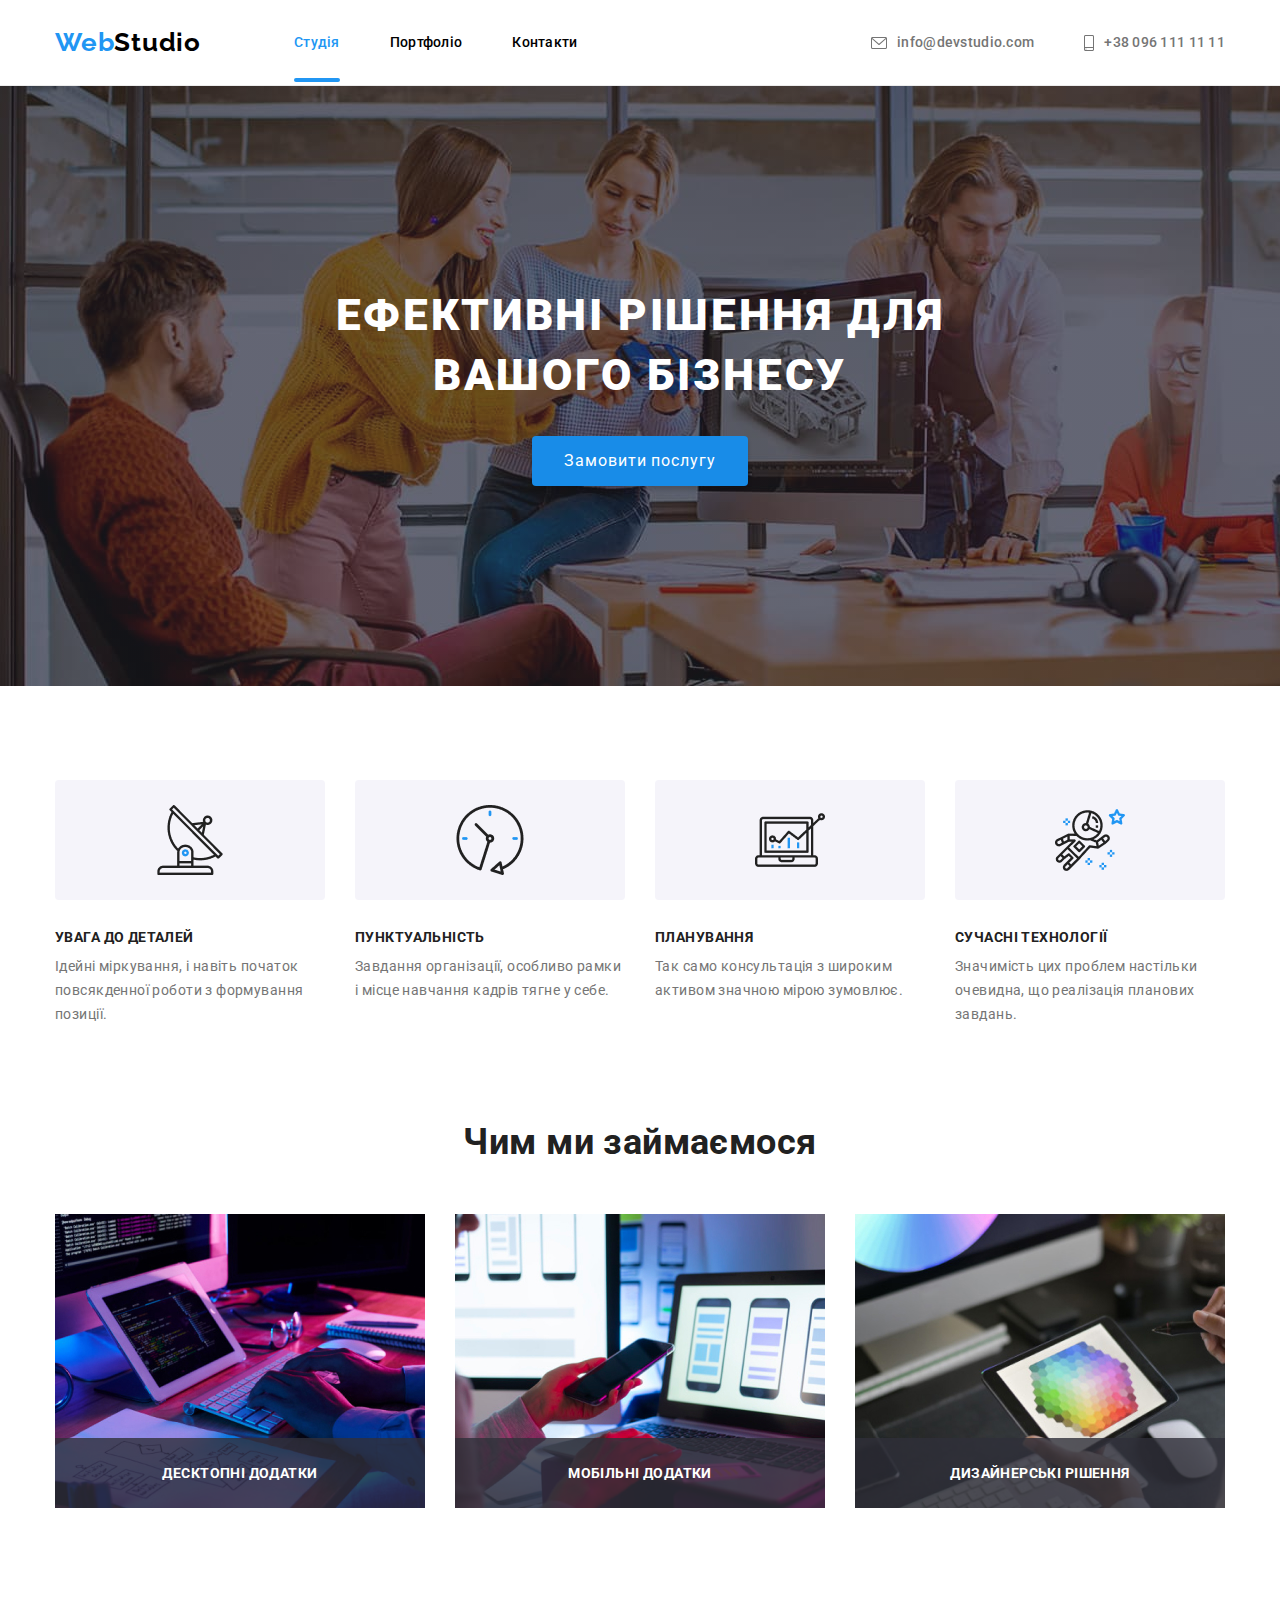
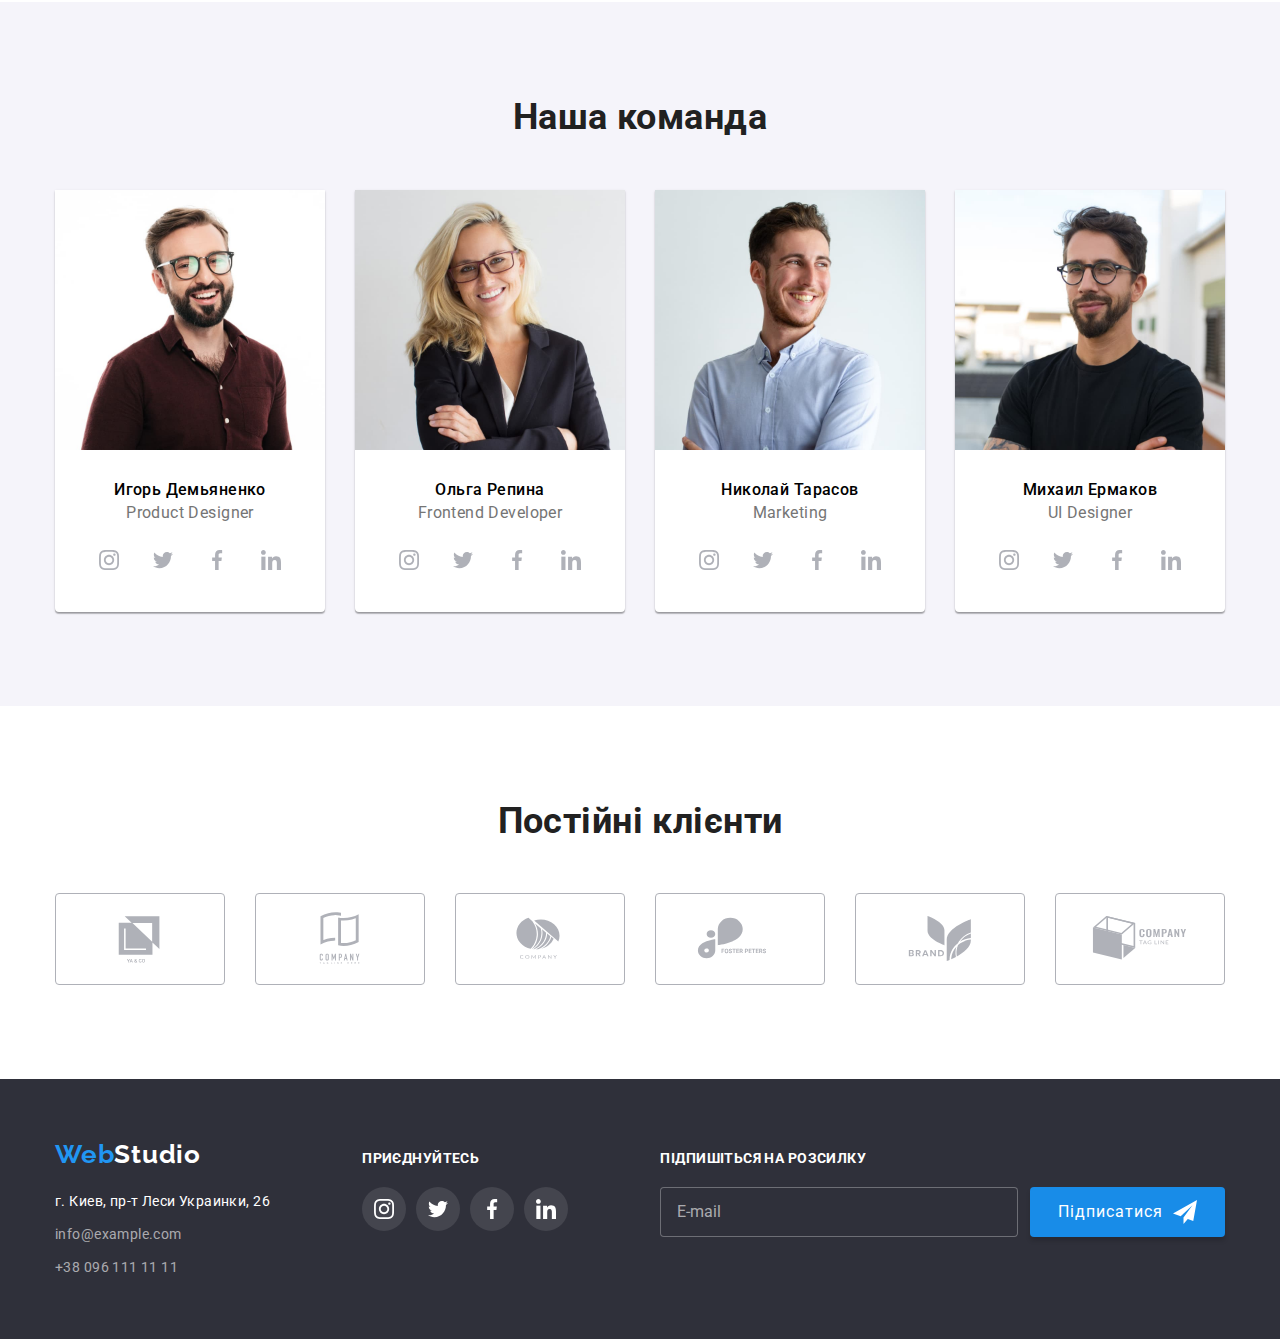
<file: index.html>
<!DOCTYPE html>
<html lang="ru">
  <head>
    <meta charset="UTF-8" />
    <meta http-equiv="X-UA-Compatible" content="IE=edge" />
    <meta name="viewport" content="width=device-width, initial-scale=1.0" />
    <title>Студія</title>
    <link rel="preconnect" href="https://fonts.googleapis.com" />
    <link rel="preconnect" href="https://fonts.gstatic.com" crossorigin />
    <link
      href="https://fonts.googleapis.com/css2?family=Raleway:wght@700&family=Roboto:wght@400;500;700;900&display=swap"
      rel="stylesheet"
    />
    <link rel="stylesheet" href="./css/modern-normalize-main/modern-normalize.css" />
    <link rel="stylesheet" href="./css/styles.css" />
  </head>
  <body>
    <header class="page-header">
      <div class="container">
        <div class="nav-container">
          <nav class="header-nav">
            <a class="logo-link" href="./index.html">Web<span class="logo-studio">Studio</span></a>
            <ul class="list-nav">
              <li class="item-nav-first">
                <a class="link-header current" href="./index.html">Студія</a>
              </li>
              <li class="item-nav"><a class="link-header" href="./portfolio.html">Портфоліо</a></li>
              <li class="item-nav"><a class="link-header" href="/">Контакти</a></li>
            </ul>
          </nav>
          <ul class="list-contact">
            <li class="item-contact-first">
              <a class="link-contact" href="emailto:info@devstudio.com">
                <svg class="contact-mail-icon">
                  <use href="./images/icons.svg#icon-mail "></use>
                </svg>
                info@devstudio.com
              </a>
            </li>
            <li class="item-contact">
              <a class="link-contact" href="tel:+380961111111">
                <svg class="contact-phone-icon">
                  <use href="./images/icons.svg#icon-phone"></use>
                </svg>
                +38 096 111 11 11</a
              >
            </li>
          </ul>
        </div>
      </div>
    </header>
    <main>
      <section class="section main-page">
        <div class="container">
          <h1 class="main-title">Ефективні рішення для вашого бізнесу</h1>
          <button class="support" type="button" data-modal-open>Замовити послугу</button>
        </div>
      </section>
      <section class="section studio-facts">
        <div class="container">
          <h2 class="visually-hidden">Наши преимущества</h2>
          <ul class="facts-list">
            <li class="facts-item icon-delivery">
              <h3 class="facts-title">УВАГА ДО ДЕТАЛЕЙ</h3>
              <p class="facts-text">
                Ідейні міркування, і навіть початок повсякденної роботи з формування позиції.
              </p>
            </li>
            <li class="facts-item">
              <h3 class="facts-title">ПУНКТУАЛЬНІСТЬ</h3>
              <p class="facts-text">
                Завдання організації, особливо рамки і місце навчання кадрів тягне у себе.
              </p>
            </li>
            <li class="facts-item">
              <h3 class="facts-title">ПЛАНУВАННЯ</h3>
              <p class="facts-text">
                Так само консультація з широким активом значною мірою зумовлює.
              </p>
            </li>
            <li class="facts-item">
              <h3 class="facts-title">СУЧАСНІ ТЕХНОЛОГІЇ</h3>
              <p class="facts-text">
                Значимість цих проблем настільки очевидна, що реалізація планових завдань.
              </p>
            </li>
          </ul>
        </div>
      </section>
      <section class="section presentation">
        <div class="container">
          <h2 class="section-title">Чим ми займаємося</h2>
          <ul class="list-presentation">
            <li class="item-presentation">
              <div class="image-presentation-overlay">
                <img
                  class="image img-presentation"
                  src="images/comp.jpg"
                  alt="computer"
                  width="370"
                  height="294"
                />
                <div class="presentation-description">
                  <p class="presentation-text">Десктопні додатки</p>
                </div>
              </div>
            </li>
            <li class="item-presentation">
              <div class="image-presentation-overlay">
                <img
                  class="image img-presentation"
                  src="images/phone.jpg"
                  alt="phone"
                  width="370"
                  height="294"
                />
                <div class="presentation-description">
                  <p class="presentation-text">Мобільні додатки</p>
                </div>
              </div>
            </li>
            <li class="item-presentation">
              <div class="image-presentation-overlay">
                <img
                  class="image img-presentation"
                  src="images/paint.jpg"
                  alt="sxema"
                  width="370"
                  height="294"
                />
                <div class="presentation-description">
                  <p class="presentation-text">Дизайнерські рішення</p>
                </div>
              </div>
            </li>
          </ul>
        </div>
      </section>
      <section class="section team">
        <div class="container">
          <h2 class="section-title">Наша команда</h2>
          <ul class="list-team">
            <li class="team-card">
              <img class="image img-team" src="images/4.jpg" alt="igor" width="270" height="260" />
              <div class="team-text">
                <h3 class="team-name">Игорь Демьяненко</h3>
                <p class="team-desc">Product Designer</p>
                <ul class="list-team-icon">
                  <li class="item-team-icon-first">
                    <a class="link-team-icon" href="">
                      <svg class="media-icon-team">
                        <use href="./images/icons.svg#icon-instagram"></use>
                      </svg>
                    </a>
                  </li>
                  <li class="item-team-icon">
                    <a class="link-team-icon" href="">
                      <svg class="media-icon-team">
                        <use href="./images/icons.svg#icon-twitter"></use>
                      </svg>
                    </a>
                  </li>
                  <li class="item-team-icon">
                    <a class="link-team-icon" href="">
                      <svg class="media-icon-team">
                        <use href="./images/icons.svg#icon-facebook"></use>
                      </svg>
                    </a>
                  </li>
                  <li class="item-team-icon">
                    <a class="link-team-icon" href="">
                      <svg class="media-icon-team">
                        <use href="./images/icons.svg#icon-linkedin"></use>
                      </svg>
                    </a>
                  </li>
                </ul>
              </div>
            </li>
            <li class="team-card">
              <img class="image img-team" src="images/5.jpg" alt="olga" width="270" height="260" />
              <div class="team-text">
                <h3 class="team-name">Ольга Репина</h3>
                <p class="team-desc">Frontend Developer</p>
                <ul class="list-team-icon">
                  <li class="item-team-icon-first">
                    <a class="link-team-icon" href="">
                      <svg class="media-icon-team">
                        <use href="./images/icons.svg#icon-instagram"></use>
                      </svg>
                    </a>
                  </li>
                  <li class="item-team-icon">
                    <a class="link-team-icon" href="">
                      <svg class="media-icon-team">
                        <use href="./images/icons.svg#icon-twitter"></use>
                      </svg>
                    </a>
                  </li>
                  <li class="item-team-icon">
                    <a class="link-team-icon" href="">
                      <svg class="media-icon-team">
                        <use href="./images/icons.svg#icon-facebook"></use>
                      </svg>
                    </a>
                  </li>
                  <li class="item-team-icon">
                    <a class="link-team-icon" href="">
                      <svg class="media-icon-team">
                        <use href="./images/icons.svg#icon-linkedin"></use>
                      </svg>
                    </a>
                  </li>
                </ul>
              </div>
            </li>
            <li class="team-card">
              <img
                class="image img-team"
                src="images/6.jpg"
                alt="nikolai"
                width="270"
                height="260"
              />
              <div class="team-text">
                <h3 class="team-name">Николай Тарасов</h3>
                <p class="team-desc">Marketing</p>
                <ul class="list-team-icon">
                  <li class="item-team-icon-first">
                    <a class="link-team-icon" href="">
                      <svg class="media-icon-team">
                        <use href="./images/icons.svg#icon-instagram"></use>
                      </svg>
                    </a>
                  </li>
                  <li class="item-team-icon">
                    <a class="link-team-icon" href="">
                      <svg class="media-icon-team">
                        <use href="./images/icons.svg#icon-twitter"></use>
                      </svg>
                    </a>
                  </li>
                  <li class="item-team-icon">
                    <a class="link-team-icon" href="">
                      <svg class="media-icon-team">
                        <use href="./images/icons.svg#icon-facebook"></use>
                      </svg>
                    </a>
                  </li>
                  <li class="item-team-icon">
                    <a class="link-team-icon" href="">
                      <svg class="media-icon-team">
                        <use href="./images/icons.svg#icon-linkedin"></use>
                      </svg>
                    </a>
                  </li>
                </ul>
              </div>
            </li>
            <li class="team-card">
              <img class="image img-team" src="images/7.jpg" alt="mike" width="270" height="260" />
              <div class="team-text">
                <h3 class="team-name">Михаил Ермаков</h3>
                <p class="team-desc">UI Designer</p>
                <ul class="list-team-icon">
                  <li class="item-team-icon-first">
                    <a class="link-team-icon" href="">
                      <svg class="media-icon-team">
                        <use href="./images/icons.svg#icon-instagram"></use>
                      </svg>
                    </a>
                  </li>
                  <li class="item-team-icon">
                    <a class="link-team-icon" href="">
                      <svg class="media-icon-team">
                        <use href="./images/icons.svg#icon-twitter"></use>
                      </svg>
                    </a>
                  </li>
                  <li class="item-team-icon">
                    <a class="link-team-icon" href="">
                      <svg class="media-icon-team">
                        <use href="./images/icons.svg#icon-facebook"></use>
                      </svg>
                    </a>
                  </li>
                  <li class="item-team-icon">
                    <a class="link-team-icon" href="">
                      <svg class="media-icon-team">
                        <use href="./images/icons.svg#icon-linkedin"></use>
                      </svg>
                    </a>
                  </li>
                </ul>
              </div>
            </li>
          </ul>
        </div>
      </section>
      <section class="section clients">
        <div class="container">
          <h2 class="section-title">Постійні клієнти</h2>
          <ul class="list-clients">
            <li class="item-clients-first">
              <a class="link-clients" href="">
                <svg class="icon-clients">
                  <use href="./images/icons.svg#icon-Logo-1"></use>
                </svg>
              </a>
            </li>
            <li class="item-clients">
              <a class="link-clients" href="">
                <svg class="icon-clients">
                  <use href="./images/icons.svg#icon-Logo-2"></use>
                </svg>
              </a>
            </li>
            <li class="item-clients">
              <a class="link-clients" href="">
                <svg class="icon-clients">
                  <use href="./images/icons.svg#icon-Logo-3"></use>
                </svg>
              </a>
            </li>
            <li class="item-clients">
              <a class="link-clients" href="">
                <svg class="icon-clients">
                  <use href="./images/icons.svg#icon-Logo-4"></use>
                </svg>
              </a>
            </li>
            <li class="item-clients">
              <a class="link-clients" href="">
                <svg class="icon-clients">
                  <use href="./images/icons.svg#icon-Logo-5"></use>
                </svg>
              </a>
            </li>
            <li class="item-clients">
              <a class="link-clients" href="">
                <svg class="icon-clients">
                  <use href="./images/icons.svg#icon-Logo-6"></use>
                </svg>
              </a>
            </li>
          </ul>
        </div>
      </section>
    </main>
    <footer>
      <div class="container ">
        <div class="footer-section">
          <div class="adress-footer">
            <a class="logo-link" href="./index.html"
              >Web<span class="logo-studio-footer">Studio</span></a
            >
            <address>
              <ul class="footer-list">
                <li class="footer-item">
                  <a
                    class="footer-link addreses"
                    href="https://bit.ly/3pXMvUd"
                    target="_blank"
                    rel="noopener noreferrer"
                    >г. Киев, пр-т Леси Украинки, 26</a
                  >
                </li>
                <li class="footer-item">
                  <a class="footer-link" href="mailto:info@devstudio.com">info@example.com</a>
                </li>
                <li class="footer-item-contact">
                  <a class="footer-link" href="tel:+380961111111">+38 096 111 11 11</a>
                </li>
              </ul>
            </address>
          </div>
          <div class="footer-join">
            <p class="text-join">приєднуйтесь</p>
            <ul class="list-join-icon">
              <li class="item-join-icon-first">
                <a class="link-join-icon" href="">
                  <svg class="media-icon-join">
                    <use href="./images/icons.svg#icon-instagram"></use>
                  </svg>
                </a>
              </li>
              <li class="item-join-icon">
                <a class="link-join-icon" href="">
                  <svg class="media-icon-join">
                    <use href="./images/icons.svg#icon-twitter"></use>
                  </svg>
                </a>
              </li>
              <li class="item-join-icon">
                <a class="link-join-icon" href="">
                  <svg class="media-icon-join">
                    <use href="./images/icons.svg#icon-facebook"></use>
                  </svg>
                </a>
              </li>
              <li class="item-join-icon">
                <a class="link-join-icon" href="">
                  <svg class="media-icon-join">
                    <use href="./images/icons.svg#icon-linkedin"></use>
                  </svg>
                </a>
              </li>
            </ul>
          </div>
          <div class="footer-email">
            <p class="text-join">Підпишіться на розсилку</p>
            <div class="footer-form">
            <form class="form-footer-email" name="footer-form"  autocomplete="on">
              <label >
              <input class="footer-input" type="email" name="e-mail" placeholder ="E-mail">
            </label>
            <button type="submit" class="fotter-email-button"> 
              Підписатися
              <svg class="icon-plane" width="24" height="24" >
                <use href="./images/icons.svg#icon-plane"></use>
              </svg>
            </button>
          </form>
          </div>
        </div>
      </div>
    </footer>
    <div class="backdrop is-hidden" data-modal>
      <div class="modal">
        <button class="modal-close-button" type="button" data-modal-close>
          <svg class="modal-close-icon" width="11px" height="11px" >
              <use href="./images/icons.svg#icon-cross"></use>
          </svg>
      </button>
        <div class="backdrop-title-modal">
          <h4 class="backdrop-title">Залиште свої дані, ми вам передзвонимо</h4>
        </div>
        <form class="backdrop-form"  autocomplete="on">
        <div class="input-backdrop">
          <label class="backdrop-form-label" for="user-name">Ім'я</label>
          <input class="backdrop-form-input" id="user-name" type="text" name="user-name">
          <svg class="media-icon-join1">
            <use href="./images/icons.svg#icon-man" ></use>
          </svg>
        </div>
        <div class="input-backdrop">
          <label class="backdrop-form-label" for="user-phone">Телефон</label>
          <input class="backdrop-form-input" id="user-phone" type="tel" name="user-phone">
          <svg class="media-icon-join2" >
            <use href="./images/icons.svg#icon-phone1"></use>
          </svg>
        </div>
        <div class="input-backdrop">
          <label class="backdrop-form-label" for="user-mail">Пошта</label>
          <input class="backdrop-form-input" id="user-mail" type="email" name="user-mail">
          <svg class="media-icon-join3" >
            <use href="./images/icons.svg#icon-mail1"></use>
          </svg>
        </div>
        <div class=" input-backdrop-last ">
          <label class="backdrop-form-label" for="user-comment">Коментар</label>
          <textarea class="backdrop-form-input backdrop-form-comment" id="user-comment" name="user-comment" placeholder="Введіть текст"></textarea>
        </div>
        <div class="form-privacy">
          <div class="checkbox-control">
            <input id="checkbox-backdrop" class="checkbox-input visually-hidden" type="checkbox" name="privacy-checkbox">
            <svg class="checkbox-icon">
              <use href="./images/icons.svg#icon-checkbox"></use>
            </svg>
          </div>
          <label for="checkbox-backdrop" class="checkbox-label">
            <span class="icon-checkbox"></span>
            Погоджуюся з розсилкою та приймаю
           <a class="link-background" href="">Умови договору</a>
          </label>
          </div>
          <div class="send-backdrop">
            <button class="backdrop-button" type="submit">
              Відправити
            </button>
          </div>
        </div>
      </form>
      </div>
    </div>
    <script src="./js/modal.js"></script>
  </body>
</html>
</file>
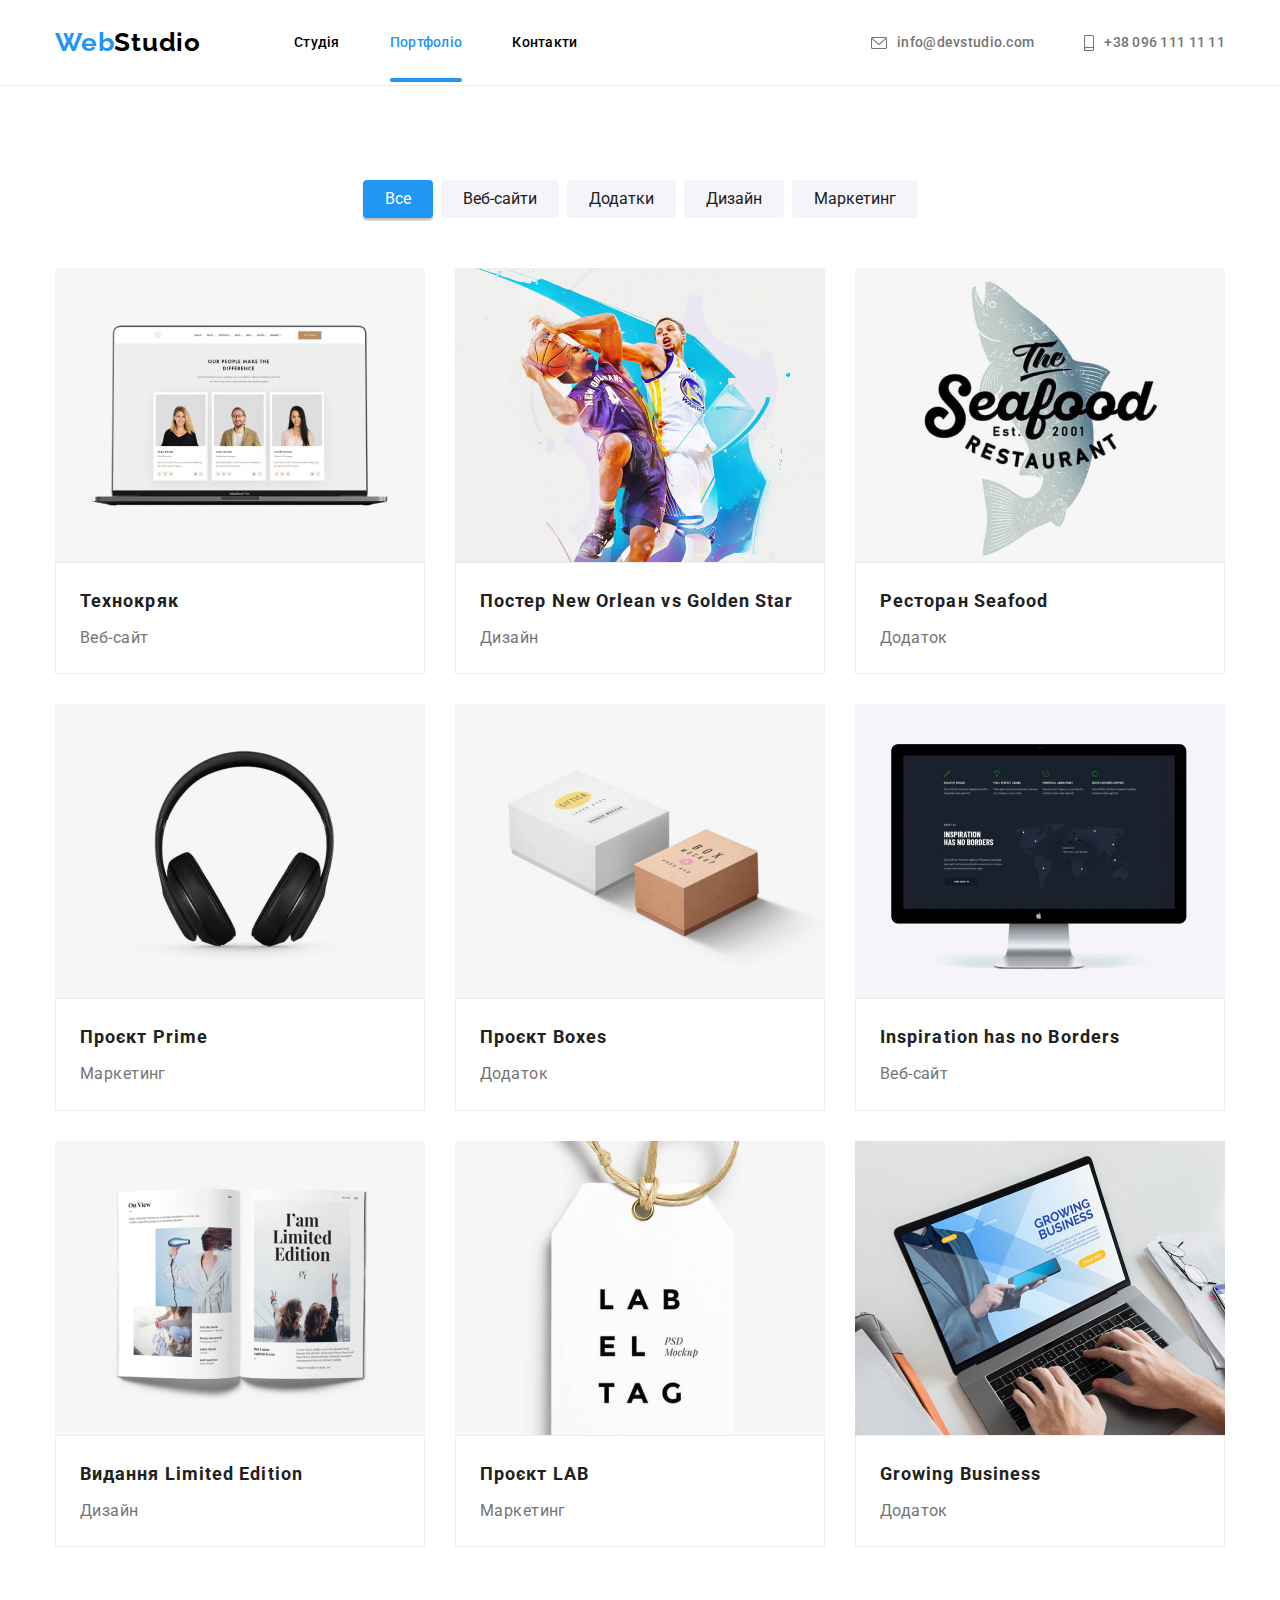
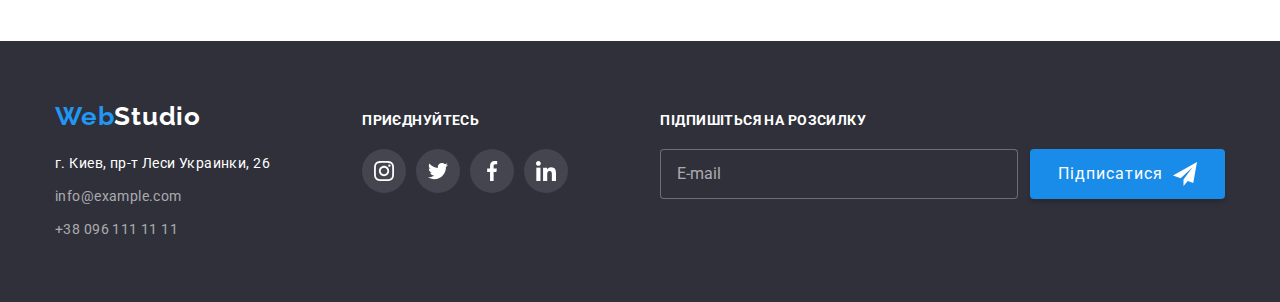
<file: portfolio.html>
<!DOCTYPE html>
<html lang="ru">
  <head>
    <meta charset="UTF-8" />
    <meta http-equiv="X-UA-Compatible" content="IE=edge" />
    <meta name="viewport" content="width=device-width, initial-scale=1.0" />
    <title>Портфолио</title>
    <link rel="preconnect" href="https://fonts.googleapis.com" />
    <link rel="preconnect" href="https://fonts.gstatic.com" crossorigin />
    <link
      href="https://fonts.googleapis.com/css2?family=Raleway:wght@700&family=Roboto:wght@400;500;700;900&display=swap"
      rel="stylesheet"
    />
    <link rel="stylesheet" href="./css/modern-normalize-main/modern-normalize.css" />
    <link rel="stylesheet" href="./css/styles.css" />
  </head>
  <body>
    <header class="page-header">
      <div class="container">
        <div class="nav-container">
          <nav class="header-nav">
            <a class="logo-link" href="./index.html">Web<span class="logo-studio">Studio</span></a>
            <ul class="list-nav">
              <li class="item-nav-first"><a class="link-header" href="./index.html">Студія</a></li>
              <li class="item-nav">
                <a class="link-header current" href="./portfolio.html">Портфоліо</a>
              </li>
              <li class="item-nav"><a class="link-header" href="/">Контакти</a></li>
            </ul>
          </nav>
          <ul class="list-contact">
            <li class="item-contact-first">
              <a class="link-contact" href="emailto:info@devstudio.com">
                <svg class="contact-mail-icon">
                  <use href="./images/icons.svg#icon-mail"></use>
                </svg>
                info@devstudio.com
              </a>
            </li>
            <li class="item-contact">
              <a class="link-contact" href="tel:+380961111111">
                <svg class="contact-phone-icon">
                  <use href="./images/icons.svg#icon-phone"></use>
                </svg>
                +38 096 111 11 11</a
              >
            </li>
          </ul>
        </div>
      </div>
    </header>
    <main>
      <section class="section portfolio-section">
        <div class="container">
          <h1 class="visually-hidden">Наши Услуги</h1>
          <ul class="button-list">
            <li class="button-item">
              <button class="button-portfolio active" type="button">Все</button>
            </li>
            <li class="button-item">
              <button class="button-portfolio" type="button">Веб-сайти</button>
            </li>
            <li class="button-item">
              <button class="button-portfolio" type="button">Додатки</button>
            </li>
            <li class="button-item">
              <button class="button-portfolio" type="button">Дизайн</button>
            </li>
            <li class="button-item-last">
              <button class="button-portfolio" type="button">Маркетинг</button>
            </li>
          </ul>
          <ul class="service">
            <li class="service-card">
              <a  class="servise-card-button" href="">
                <div class="image-overlay">
                <img
                  class="image img-service"
                  src="./images/persh.jpg"
                  alt="techno_kriak"
                  width="370"
                  height="294"
                />
                <div class="service-overlay">
                  <p class="service-overlay-text"> Ресурс пропонує комплексні пропозиції з різним рівнем функціоналу та сервісів. Все це дозволить відвідувачу отримати вичерпні відомості про компанію чи приватну особу.</p>
                </div>
              </div>
                <div class="service-description">
                  <h2 class="service-title">Технокряк</h2>
                  <p class="service-text">Веб-сайт</p>
                </div>
              </a>
            </li>

            <li class="service-card">
              <a  class="servise-card-button" href="">
                <div class="image-overlay">
                <img
                  class="image img-service"
                  src="./images/drugii.jpg"
                  alt="poster"
                  width="370"
                  height="294"
                />
                <div class="service-overlay">
                  <p class="service-overlay-text"> Ресурс пропонує комплексні пропозиції з різним рівнем функціоналу та сервісів. Все це дозволить відвідувачу отримати вичерпні відомості про компанію чи приватну особу.</p>
                </div>
              </div>
                <div class="service-description">
                  <h2 class="service-title">Постер New Orlean vs Golden Star</h2>
                  <p class="service-text">Дизайн</p>
                </div>
              </a>
            </li>

            <li class="service-card">
              <a  class="servise-card-button" href="">
                <div class="image-overlay">
                <img
                  class="image img-service"
                  src="./images/tretii.jpg"
                  alt="restoran"
                  width="370"
                  height="294"
                />
                <div class="service-overlay">
                  <p class="service-overlay-text"> Ресурс пропонує комплексні пропозиції з різним рівнем функціоналу та сервісів. Все це дозволить відвідувачу отримати вичерпні відомості про компанію чи приватну особу.</p>
                </div>
              </div>
                <div class="service-description">
                  <h2 class="service-title">Ресторан Seafood</h2>
                  <p class="service-text">Додаток</p>
                </div>
              </a>
            </li>

            <li class="service-card">
              <a  class="servise-card-button" href="">
                <div class="image-overlay">
                <img
                  class="image img-service"
                  src="./images/chetvert.jpg"
                  alt="prime"
                  width="370"
                  height="294"
                />
                <div class="service-overlay">
                  <p class="service-overlay-text"> Ресурс пропонує комплексні пропозиції з різним рівнем функціоналу та сервісів. Все це дозволить відвідувачу отримати вичерпні відомості про компанію чи приватну особу.</p>
                </div>
              </div>
                <div class="service-description">
                  <h2 class="service-title">Проєкт Prime</h2>
                  <p class="service-text">Маркетинг</p>
                </div>
            </li>

            <li class="service-card">
              <a  class="servise-card-button" href="">
                <div class="image-overlay">
                <img
                  class="image img-service"
                  src="./images/piatii.jpg"
                  alt="boxes"
                  width="370"
                  height="294"
                />
                <div class="service-overlay">
                  <p class="service-overlay-text"> Ресурс пропонує комплексні пропозиції з різним рівнем функціоналу та сервісів. Все це дозволить відвідувачу отримати вичерпні відомості про компанію чи приватну особу.</p>
                </div>
              </div>
                <div class="service-description">
                  <h2 class="service-title">Проєкт Boxes</h2>
                  <p class="service-text">Додаток</p>
                </div>
              </a>
            </li>

            <li class="service-card">
              <a  class="servise-card-button" href="">
                <div class="image-overlay">
                <img
                  class="image img-service"
                  src="./images/shostii.jpg"
                  alt="web_site"
                  width="370"
                  height="294"
                />
                <div class="service-overlay">
                  <p class="service-overlay-text"> Ресурс пропонує комплексні пропозиції з різним рівнем функціоналу та сервісів. Все це дозволить відвідувачу отримати вичерпні відомості про компанію чи приватну особу.</p>
                </div>
              </div>
                <div class="service-description">
                  <h2 class="service-title">Inspiration has no Borders</h2>
                  <p class="service-text">Веб-сайт</p>
                </div>
              </a>
            </li>

            <li class="service-card">
              <a  class="servise-card-button" href="">
                <div class="image-overlay">
                <img
                  class="image img-service"
                  src="./images/sim.jpg"
                  alt="magasine"
                  width="370"
                  height="294"
                />
                <div class="service-overlay">
                  <p class="service-overlay-text"> Ресурс пропонує комплексні пропозиції з різним рівнем функціоналу та сервісів. Все це дозволить відвідувачу отримати вичерпні відомості про компанію чи приватну особу.</p>
                </div>
              </div>
                <div class="service-description">
                  <h2 class="service-title">Видання Limited Edition</h2>
                  <p class="service-text">Дизайн</p>
                </div>
              </a>
            </li>

            <li class="service-card">
              <a  class="servise-card-button" href="">
                <div class="image-overlay">
                <img
                  class="image img-service"
                  src="./images/osim.jpg"
                  alt="marketing"
                  width="370"
                  height="294"
                />
                <div class="service-overlay">
                  <p class="service-overlay-text"> Ресурс пропонує комплексні пропозиції з різним рівнем функціоналу та сервісів. Все це дозволить відвідувачу отримати вичерпні відомості про компанію чи приватну особу.</p>
                </div>
              </div>
                <div class="service-description">
                  <h2 class="service-title">Проєкт LAB</h2>
                  <p class="service-text">Маркетинг</p>
                </div>
              </a>
            </li>

            <li class="service-card">
              <a  class="servise-card-button" href="">
                <div class="image-overlay">
                <img
                  class="image img-service"
                  src="./images/dev.jpg"
                  alt="app"
                  width="370"
                  height="294"
                />
                <div class="service-overlay">
                  <p class="service-overlay-text"> Ресурс пропонує комплексні пропозиції з різним рівнем функціоналу та сервісів. Все це дозволить відвідувачу отримати вичерпні відомості про компанію чи приватну особу.</p>
                </div>
              </div>
                <div class="service-description">
                  <h2 class="service-title">Growing Business</h2>
                  <p class="service-text">Додаток</p>
                </div>
              </a>
            </li>
          </ul>
        </div>
      </section>
    </main>
    <footer>
      <div class="container ">
        <div class="footer-section">
          <div class="adress-footer">
            <a class="logo-link" href="./index.html"
              >Web<span class="logo-studio-footer">Studio</span></a
            >
            <address>
              <ul class="footer-list">
                <li class="footer-item">
                  <a
                    class="footer-link addreses"
                    href="https://bit.ly/3pXMvUd"
                    target="_blank"
                    rel="noopener noreferrer"
                    >г. Киев, пр-т Леси Украинки, 26</a
                  >
                </li>
                <li class="footer-item">
                  <a class="footer-link" href="mailto:info@devstudio.com">info@example.com</a>
                </li>
                <li class="footer-item-contact">
                  <a class="footer-link" href="tel:+380961111111">+38 096 111 11 11</a>
                </li>
              </ul>
            </address>
          </div>
          <div class="footer-join">
            <p class="text-join">приєднуйтесь</p>
            <ul class="list-join-icon">
              <li class="item-join-icon-first">
                <a class="link-join-icon" href="">
                  <svg class="media-icon-join">
                    <use href="./images/icons.svg#icon-instagram"></use>
                  </svg>
                </a>
              </li>
              <li class="item-join-icon">
                <a class="link-join-icon" href="">
                  <svg class="media-icon-join">
                    <use href="./images/icons.svg#icon-twitter"></use>
                  </svg>
                </a>
              </li>
              <li class="item-join-icon">
                <a class="link-join-icon" href="">
                  <svg class="media-icon-join">
                    <use href="./images/icons.svg#icon-facebook"></use>
                  </svg>
                </a>
              </li>
              <li class="item-join-icon">
                <a class="link-join-icon" href="">
                  <svg class="media-icon-join">
                    <use href="./images/icons.svg#icon-linkedin"></use>
                  </svg>
                </a>
              </li>
            </ul>
          </div>
          <div class="footer-email">
            <p class="text-join">Підпишіться на розсилку</p>
            <div class="footer-form">
            <form class="form-footer-email" name="footer-form"  autocomplete="on">
              <label >
              <input class="footer-input" type="email" name="e-mail" placeholder ="E-mail">
            </label>
            <button type="submit" class="fotter-email-button"> 
              Підписатися
              <svg class="icon-plane" width="24" height="24" >
                <use href="./images/icons.svg#icon-plane"></use>
              </svg>
            </button>
          </form>
          </div>
        </div>
      </div>
    </footer>
  </body>
</html>
</file>
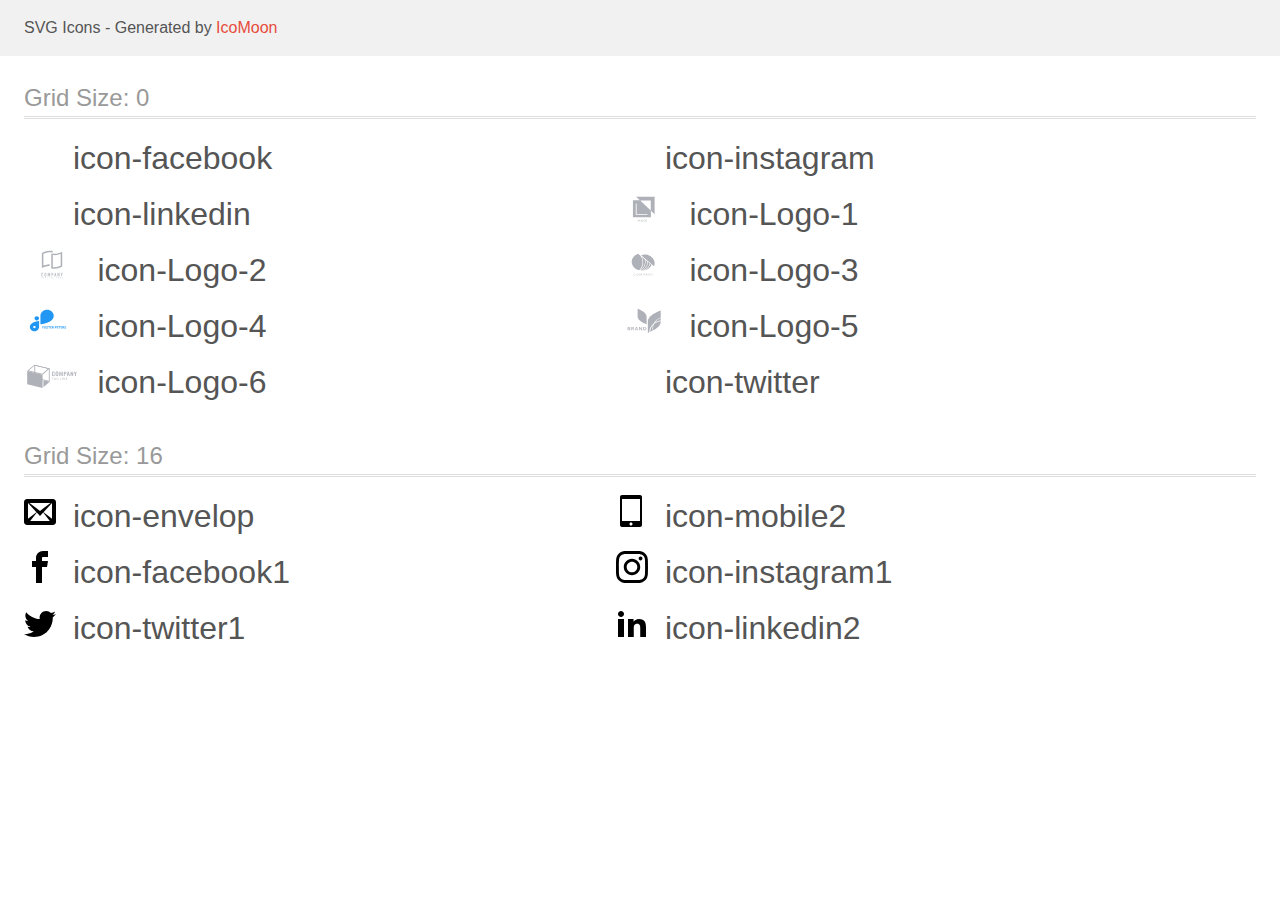
<file: images/icons/svg/demo.html>
<!doctype html>
<html>
<head>
    <title>IcoMoon - SVG Icons</title>
    <meta charset="utf-8">
    <meta name="viewport" content="width=device-width, initial-scale=1">
    <link rel="stylesheet" href="demo-files/demo.css">
    <link rel="stylesheet" href="style.css">
</head>
<body>
<svg aria-hidden="true" style="position: absolute; width: 0; height: 0; overflow: hidden;" version="1.1" xmlns="http://www.w3.org/2000/svg" xmlns:xlink="http://www.w3.org/1999/xlink">
<defs>
<symbol id="icon-facebook" viewBox="0 0 32 32">
<path fill="#fff" style="fill: var(--color1, #fff)" d="M21.329 5.313h2.921v-5.088c-0.504-0.069-2.237-0.225-4.256-0.225-4.212 0-7.097 2.649-7.097 7.519v4.481h-4.648v5.688h4.648v14.312h5.699v-14.311h4.46l0.708-5.688h-5.169v-3.919c0.001-1.644 0.444-2.769 2.735-2.769z"></path>
</symbol>
<symbol id="icon-instagram" viewBox="0 0 32 32">
<path fill="#fff" style="fill: var(--color1, #fff)" d="M31.969 9.408c-0.075-1.7-0.35-2.869-0.744-3.882-0.406-1.075-1.032-2.038-1.851-2.838-0.8-0.813-1.769-1.444-2.832-1.844-1.019-0.394-2.182-0.669-3.882-0.744-1.713-0.081-2.257-0.1-6.601-0.1s-4.888 0.019-6.595 0.094c-1.7 0.075-2.869 0.35-3.882 0.744-1.075 0.406-2.038 1.031-2.838 1.85-0.813 0.8-1.444 1.769-1.844 2.832-0.394 1.019-0.669 2.182-0.744 3.882-0.081 1.713-0.1 2.257-0.1 6.601s0.019 4.888 0.094 6.595c0.075 1.7 0.35 2.869 0.744 3.882 0.406 1.075 1.038 2.038 1.85 2.838 0.8 0.813 1.769 1.444 2.832 1.844 1.019 0.394 2.182 0.669 3.882 0.744 1.706 0.075 2.25 0.094 6.595 0.094s4.888-0.019 6.595-0.094c1.7-0.075 2.869-0.35 3.882-0.744 2.151-0.832 3.851-2.532 4.682-4.682 0.394-1.019 0.669-2.182 0.744-3.882 0.075-1.707 0.094-2.251 0.094-6.595s-0.006-4.888-0.081-6.595zM29.087 22.473c-0.069 1.563-0.331 2.407-0.55 2.969-0.538 1.394-1.644 2.5-3.038 3.038-0.563 0.219-1.413 0.481-2.969 0.55-1.688 0.075-2.194 0.094-6.464 0.094s-4.782-0.019-6.464-0.094c-1.563-0.069-2.407-0.331-2.969-0.55-0.694-0.256-1.325-0.663-1.838-1.194-0.531-0.519-0.938-1.144-1.194-1.838-0.219-0.563-0.481-1.413-0.55-2.969-0.075-1.688-0.094-2.194-0.094-6.464s0.019-4.782 0.094-6.464c0.069-1.563 0.331-2.407 0.55-2.969 0.256-0.694 0.663-1.325 1.2-1.838 0.519-0.531 1.144-0.938 1.838-1.194 0.563-0.219 1.413-0.481 2.969-0.55 1.688-0.075 2.194-0.094 6.464-0.094 4.276 0 4.782 0.019 6.464 0.094 1.563 0.069 2.407 0.331 2.969 0.55 0.694 0.256 1.325 0.662 1.838 1.194 0.531 0.519 0.938 1.144 1.194 1.838 0.219 0.563 0.481 1.413 0.55 2.969 0.075 1.688 0.094 2.194 0.094 6.464s-0.019 4.77-0.094 6.458z"></path>
<path fill="#fff" style="fill: var(--color1, #fff)" d="M16.059 7.783c-4.538 0-8.22 3.682-8.22 8.22s3.682 8.22 8.22 8.22c4.539 0 8.22-3.682 8.22-8.22s-3.682-8.22-8.22-8.22zM16.059 21.335c-2.944 0-5.332-2.388-5.332-5.332s2.388-5.332 5.332-5.332c2.944 0 5.332 2.388 5.332 5.332s-2.388 5.332-5.332 5.332z"></path>
<path fill="#fff" style="fill: var(--color1, #fff)" d="M26.524 7.458c0 1.060-0.859 1.919-1.919 1.919s-1.919-0.859-1.919-1.919c0-1.060 0.859-1.919 1.919-1.919s1.919 0.859 1.919 1.919z"></path>
</symbol>
<symbol id="icon-linkedin" viewBox="0 0 32 32">
<path fill="#fff" style="fill: var(--color1, #fff)" d="M31.992 32v-0.001h0.008v-11.736c0-5.741-1.236-10.164-7.948-10.164-3.227 0-5.392 1.771-6.276 3.449h-0.093v-2.913h-6.364v21.364h6.627v-10.579c0-2.785 0.528-5.479 3.977-5.479 3.399 0 3.449 3.179 3.449 5.657v10.401h6.62z"></path>
<path fill="#fff" style="fill: var(--color1, #fff)" d="M0.528 10.636h6.635v21.364h-6.635v-21.364z"></path>
<path fill="#fff" style="fill: var(--color1, #fff)" d="M3.843 0c-2.121 0-3.843 1.721-3.843 3.843s1.721 3.879 3.843 3.879c2.121 0 3.843-1.757 3.843-3.879-0.001-2.121-1.723-3.843-3.843-3.843v0z"></path>
</symbol>
<symbol id="icon-Logo-1" viewBox="0 0 57 32">
<path fill="#afb1b8" style="fill: var(--color2, #afb1b8)" d="M20.267 3.733l3.738 3.538-6.938-0.004v17.166h18.133v-6.564l3.733 3.534v-17.671h-18.667zM35.036 17.455l-10.597-10.032h10.597v10.032zM31.746 21.923h-11.81v-11.545h0.835v10.764h10.975v0.782zM22.725 26.72l-0.436 0.898-0.436-0.898h-0.366l0.637 1.198v0.698h0.331v-0.698l0.635-1.198h-0.365zM23.273 28.615l0.154-0.441h0.734l0.155 0.441h0.344l-0.717-1.896h-0.296l-0.716 1.896h0.342zM23.794 27.122l0.275 0.786h-0.549l0.275-0.786zM25.531 27.863c-0.048 0.073-0.072 0.153-0.072 0.241 0 0.16 0.056 0.29 0.168 0.389s0.263 0.148 0.451 0.148 0.349-0.051 0.484-0.152l0.107 0.126h0.367l-0.279-0.329c0.109-0.149 0.164-0.341 0.164-0.574h-0.275c0 0.128-0.026 0.243-0.079 0.348l-0.366-0.432 0.129-0.094c0.091-0.066 0.157-0.132 0.197-0.198s0.060-0.14 0.060-0.219c0-0.12-0.044-0.22-0.133-0.301s-0.201-0.122-0.339-0.122c-0.153 0-0.274 0.043-0.365 0.13s-0.135 0.203-0.135 0.352c0 0.061 0.014 0.124 0.043 0.189s0.081 0.144 0.155 0.237c-0.141 0.101-0.235 0.188-0.283 0.262zM26.386 28.282c-0.093 0.071-0.193 0.107-0.299 0.107-0.095 0-0.17-0.027-0.227-0.082s-0.085-0.126-0.085-0.214c0-0.102 0.052-0.192 0.156-0.271l0.040-0.029 0.414 0.488zM26.046 27.442c-0.089-0.11-0.134-0.202-0.134-0.275 0-0.063 0.018-0.116 0.055-0.158s0.085-0.063 0.147-0.063c0.057 0 0.105 0.018 0.142 0.053s0.056 0.077 0.056 0.126c0 0.075-0.027 0.136-0.081 0.184l-0.040 0.033-0.145 0.099zM29.132 28.472c0.13-0.114 0.205-0.272 0.224-0.474h-0.328c-0.017 0.135-0.059 0.232-0.124 0.29s-0.162 0.087-0.292 0.087c-0.142 0-0.249-0.054-0.323-0.161s-0.109-0.264-0.109-0.469v-0.168c0.002-0.202 0.041-0.355 0.117-0.46s0.188-0.158 0.331-0.158c0.123 0 0.217 0.030 0.28 0.091s0.104 0.158 0.12 0.294h0.328c-0.021-0.207-0.095-0.368-0.223-0.482s-0.296-0.171-0.505-0.171c-0.155 0-0.293 0.037-0.411 0.111s-0.209 0.179-0.272 0.315c-0.063 0.136-0.095 0.294-0.095 0.473v0.177c0.003 0.174 0.035 0.328 0.098 0.46s0.151 0.234 0.266 0.306c0.115 0.071 0.249 0.107 0.4 0.107 0.216 0 0.389-0.056 0.52-0.169zM31.068 28.206c0.064-0.141 0.096-0.304 0.096-0.49v-0.105c-0.001-0.185-0.034-0.347-0.099-0.486s-0.158-0.247-0.277-0.32c-0.119-0.075-0.256-0.112-0.41-0.112s-0.292 0.038-0.411 0.113c-0.119 0.075-0.211 0.183-0.277 0.324s-0.098 0.305-0.098 0.49v0.107c0.001 0.181 0.034 0.342 0.099 0.48s0.159 0.246 0.279 0.322c0.121 0.075 0.258 0.112 0.411 0.112 0.155 0 0.293-0.037 0.411-0.112s0.212-0.183 0.276-0.323zM30.716 27.135c0.080 0.112 0.12 0.273 0.12 0.483v0.099c0 0.214-0.040 0.376-0.119 0.487s-0.19 0.167-0.336 0.167c-0.144 0-0.257-0.057-0.339-0.171s-0.121-0.275-0.121-0.483v-0.109c0.002-0.204 0.043-0.362 0.122-0.473s0.192-0.168 0.335-0.168c0.146 0 0.258 0.056 0.337 0.168z"></path>
</symbol>
<symbol id="icon-Logo-2" viewBox="0 0 57 32">
<path fill="#afb1b8" style="fill: var(--color2, #afb1b8)" d="M26.727 3.165h-0.073c-0.112-0.007-0.224-0.010-0.336-0.012v0h-0.243c-0.212 0-0.428 0.005-0.642 0.016-0.016-0.001-0.032-0.001-0.049 0-1.944 0.11-3.848 0.596-5.609 1.431l-0.231 0.111v11.809l0.54-0.183c0.474-0.163 0.978-0.309 1.5-0.445 1.411-0.362 2.861-0.555 4.317-0.574v1.551c-0.193 0.001-0.38 0.007-0.568 0.016h-0.045c-1.121 0.061-2.233 0.232-3.322 0.51-1.378 0.345-2.708 0.863-3.957 1.542v-15.145c1.298-0.757 2.695-1.325 4.151-1.688 1.278-0.33 2.593-0.5 3.913-0.504h0.228c0.273 0.007 0.538 0.019 0.788 0.038 0.658 0.046 1.31 0.15 1.95 0.311v1.527c-0.621-0.145-1.253-0.24-1.889-0.285-0.013-0.001-0.026-0.002-0.039-0.003-0.132-0.011-0.263-0.022-0.386-0.022zM29.415 4.726c0.339 0.026 0.689 0.038 1.044 0.038 1.388-0.005 2.769-0.182 4.114-0.528 1.378-0.346 2.706-0.865 3.956-1.543v14.875c-1.298 0.756-2.696 1.325-4.153 1.688-1.279 0.329-2.593 0.498-3.913 0.503-1 0.008-1.997-0.11-2.968-0.35v-14.971c0.229 0.053 0.465 0.102 0.706 0.142 0.394 0.066 0.81 0.115 1.214 0.145zM36.985 4.841l-0.54 0.182c-0.497 0.167-0.997 0.316-1.5 0.449-1.465 0.377-2.971 0.57-4.483 0.575-0.352 0-0.676-0.010-0.989-0.030l-0.43-0.028v12.148l0.37 0.033c0.343 0.030 0.696 0.045 1.052 0.045 1.191-0.005 2.377-0.159 3.531-0.457 0.95-0.238 1.874-0.57 2.759-0.991l0.231-0.111v-11.813z"></path>
<path fill="#afb1b8" style="fill: var(--color2, #afb1b8)" d="M19.060 24.113c-0.078-0.080-0.171-0.144-0.274-0.186s-0.214-0.061-0.326-0.057c-0.119-0.002-0.237 0.021-0.347 0.065-0.101 0.040-0.193 0.101-0.27 0.178s-0.135 0.17-0.174 0.271c-0.042 0.107-0.063 0.22-0.062 0.335v2.023c-0.005 0.143 0.022 0.284 0.080 0.415 0.048 0.104 0.117 0.196 0.202 0.271 0.081 0.068 0.176 0.117 0.278 0.144 0.098 0.028 0.2 0.042 0.302 0.042 0.113 0.001 0.224-0.023 0.326-0.070 0.101-0.044 0.193-0.108 0.27-0.187 0.075-0.079 0.135-0.171 0.177-0.271 0.043-0.102 0.065-0.212 0.065-0.323v-0.226h-0.529v0.18c0.002 0.062-0.009 0.123-0.031 0.18-0.017 0.043-0.043 0.082-0.077 0.114-0.033 0.026-0.070 0.046-0.111 0.058-0.036 0.012-0.073 0.018-0.111 0.019-0.047 0.006-0.095-0.002-0.139-0.021s-0.081-0.049-0.11-0.088c-0.050-0.081-0.074-0.176-0.070-0.271v-1.887c-0.003-0.105 0.019-0.208 0.065-0.302 0.027-0.043 0.066-0.077 0.112-0.098s0.097-0.030 0.147-0.024c0.046-0.002 0.091 0.008 0.132 0.028s0.077 0.049 0.104 0.086c0.059 0.078 0.090 0.173 0.088 0.271v0.175h0.524v-0.206c0.001-0.121-0.021-0.241-0.065-0.354-0.039-0.106-0.099-0.203-0.177-0.285v0z"></path>
<path fill="#afb1b8" style="fill: var(--color2, #afb1b8)" d="M22.202 24.090c-0.169-0.142-0.381-0.221-0.602-0.222-0.108 0-0.215 0.020-0.316 0.057-0.103 0.037-0.198 0.093-0.279 0.165-0.088 0.079-0.158 0.175-0.205 0.283-0.053 0.124-0.079 0.257-0.077 0.392v1.941c-0.004 0.137 0.023 0.272 0.077 0.397 0.048 0.104 0.118 0.197 0.205 0.271 0.081 0.075 0.176 0.133 0.279 0.171 0.101 0.037 0.208 0.056 0.316 0.057s0.215-0.020 0.316-0.057c0.105-0.038 0.202-0.096 0.286-0.171 0.084-0.076 0.152-0.168 0.2-0.271 0.054-0.125 0.081-0.261 0.077-0.397v-1.941c0.003-0.135-0.024-0.268-0.077-0.392-0.047-0.107-0.115-0.203-0.2-0.283v0zM21.955 26.706c0.004 0.052-0.003 0.104-0.021 0.152s-0.047 0.092-0.084 0.128c-0.070 0.059-0.158 0.091-0.249 0.091s-0.179-0.032-0.249-0.091c-0.037-0.036-0.066-0.080-0.084-0.128s-0.025-0.101-0.021-0.152v-1.941c-0.004-0.052 0.003-0.104 0.021-0.152s0.047-0.092 0.084-0.128c0.070-0.059 0.158-0.091 0.249-0.091s0.179 0.032 0.249 0.091c0.037 0.036 0.066 0.080 0.084 0.128s0.025 0.101 0.021 0.152v1.941z"></path>
<path fill="#afb1b8" style="fill: var(--color2, #afb1b8)" d="M26.329 27.573v-3.674h-0.509l-0.668 1.945h-0.009l-0.673-1.945h-0.503v3.674h0.525v-2.235h0.009l0.514 1.58h0.262l0.518-1.58h0.009v2.235h0.525z"></path>
<path fill="#afb1b8" style="fill: var(--color2, #afb1b8)" d="M29.311 24.157c-0.081-0.091-0.183-0.16-0.297-0.201-0.123-0.040-0.251-0.059-0.38-0.057h-0.78v3.674h0.523v-1.435h0.27c0.163 0.007 0.326-0.027 0.472-0.1 0.119-0.066 0.218-0.163 0.287-0.281 0.061-0.098 0.101-0.206 0.12-0.32 0.021-0.138 0.030-0.278 0.028-0.418 0.005-0.176-0.012-0.353-0.051-0.525-0.035-0.127-0.101-0.243-0.193-0.338v0zM29.041 25.277c-0.002 0.067-0.019 0.132-0.049 0.191-0.030 0.056-0.077 0.102-0.135 0.129-0.078 0.035-0.162 0.050-0.247 0.046h-0.239v-1.249h0.27c0.081-0.004 0.162 0.012 0.236 0.046 0.054 0.031 0.097 0.079 0.123 0.136 0.029 0.065 0.044 0.134 0.046 0.205 0 0.077 0 0.159 0 0.244s0.005 0.174 0 0.252h-0.005z"></path>
<path fill="#afb1b8" style="fill: var(--color2, #afb1b8)" d="M31.791 23.899h-0.429l-0.809 3.674h0.523l0.154-0.789h0.714l0.154 0.789h0.524l-0.83-3.674zM31.308 26.283l0.258-1.332h0.009l0.256 1.332h-0.524z"></path>
<path fill="#afb1b8" style="fill: var(--color2, #afb1b8)" d="M35.173 26.112h-0.009l-0.791-2.213h-0.503v3.674h0.523v-2.209h0.011l0.8 2.209h0.492v-3.674h-0.523v2.213z"></path>
<path fill="#afb1b8" style="fill: var(--color2, #afb1b8)" d="M38.372 23.899l-0.421 1.461h-0.011l-0.421-1.461h-0.554l0.719 2.121v1.553h0.524v-1.553l0.719-2.121h-0.554z"></path>
<path fill="#afb1b8" style="fill: var(--color2, #afb1b8)" d="M17.6 28.61h0.252v0.708h0.171v-0.708h0.251v-0.145h-0.675v0.145z"></path>
<path fill="#afb1b8" style="fill: var(--color2, #afb1b8)" d="M19.721 28.465l-0.331 0.853h0.182l0.070-0.194h0.34l0.073 0.194h0.186l-0.339-0.853h-0.182zM19.694 28.981l0.116-0.316 0.116 0.316h-0.232z"></path>
<path fill="#afb1b8" style="fill: var(--color2, #afb1b8)" d="M21.818 29.004h0.197v0.11c-0.058 0.046-0.129 0.071-0.202 0.072-0.034 0.002-0.069-0.004-0.1-0.019s-0.059-0.036-0.081-0.063c-0.045-0.065-0.068-0.143-0.063-0.222 0-0.19 0.082-0.285 0.246-0.285 0.043-0.004 0.086 0.007 0.121 0.032s0.061 0.062 0.072 0.104l0.169-0.033c-0.036-0.167-0.156-0.251-0.362-0.251-0.11-0.003-0.216 0.036-0.298 0.11-0.043 0.042-0.076 0.094-0.097 0.15s-0.030 0.117-0.025 0.178c-0.005 0.117 0.034 0.231 0.109 0.32 0.042 0.043 0.092 0.077 0.148 0.098s0.116 0.031 0.176 0.027c0.134 0.004 0.263-0.045 0.362-0.136v-0.336h-0.37v0.144z"></path>
<path fill="#afb1b8" style="fill: var(--color2, #afb1b8)" d="M23.959 28.465h-0.173v0.853h0.598v-0.145h-0.425v-0.708z"></path>
<path fill="#afb1b8" style="fill: var(--color2, #afb1b8)" d="M25.769 28.465h-0.173v0.853h0.173v-0.853z"></path>
<path fill="#afb1b8" style="fill: var(--color2, #afb1b8)" d="M27.539 29.035l-0.349-0.57h-0.167v0.853h0.161v-0.557l0.343 0.557h0.171v-0.853h-0.158v0.57z"></path>
<path fill="#afb1b8" style="fill: var(--color2, #afb1b8)" d="M29.14 28.943h0.425v-0.145h-0.425v-0.187h0.457v-0.145h-0.63v0.853h0.648v-0.145h-0.475v-0.231z"></path>
<path fill="#afb1b8" style="fill: var(--color2, #afb1b8)" d="M33.020 28.802h-0.336v-0.336h-0.171v0.853h0.171v-0.373h0.336v0.373h0.171v-0.853h-0.171v0.336z"></path>
<path fill="#afb1b8" style="fill: var(--color2, #afb1b8)" d="M34.629 28.943h0.426v-0.145h-0.426v-0.187h0.459v-0.145h-0.63v0.853h0.646v-0.145h-0.475v-0.231z"></path>
<path fill="#afb1b8" style="fill: var(--color2, #afb1b8)" d="M36.812 28.943c0.148-0.023 0.224-0.102 0.224-0.237 0.004-0.036-0.001-0.073-0.016-0.106s-0.038-0.062-0.068-0.083c-0.077-0.039-0.163-0.056-0.25-0.050h-0.362v0.853h0.171v-0.357h0.034c0.037-0.002 0.073 0.004 0.107 0.019 0.025 0.015 0.046 0.037 0.061 0.062l0.186 0.271h0.205l-0.104-0.167c-0.046-0.082-0.111-0.153-0.189-0.205v0zM36.64 28.825h-0.127v-0.214h0.135c0.059-0.005 0.118 0.002 0.174 0.020 0.012 0.011 0.022 0.025 0.029 0.040s0.009 0.032 0.009 0.049c-0.001 0.017-0.005 0.033-0.013 0.048s-0.019 0.027-0.032 0.037c-0.056 0.017-0.115 0.024-0.174 0.020v0z"></path>
<path fill="#afb1b8" style="fill: var(--color2, #afb1b8)" d="M38.458 28.943h0.425v-0.145h-0.425v-0.187h0.459v-0.145h-0.631v0.853h0.648v-0.145h-0.475v-0.231z"></path>
</symbol>
<symbol id="icon-Logo-3" viewBox="0 0 57 32">
<path fill="#afb1b8" style="fill: var(--color2, #afb1b8)" d="M19.417 26.187c0.008 0 0.017 0.002 0.025 0.005s0.015 0.007 0.020 0.013l0.116 0.111c-0.090 0.090-0.202 0.162-0.327 0.211-0.147 0.053-0.305 0.079-0.464 0.076-0.149 0.003-0.298-0.021-0.436-0.071-0.125-0.045-0.237-0.113-0.329-0.2-0.094-0.089-0.166-0.194-0.212-0.308-0.051-0.127-0.076-0.261-0.074-0.396-0.002-0.135 0.025-0.27 0.080-0.397 0.051-0.115 0.127-0.22 0.225-0.308 0.099-0.087 0.218-0.155 0.349-0.201 0.143-0.048 0.296-0.072 0.449-0.071 0.143-0.003 0.285 0.019 0.417 0.064 0.115 0.043 0.221 0.104 0.313 0.178l-0.097 0.119c-0.007 0.008-0.015 0.016-0.025 0.021-0.012 0.007-0.025 0.010-0.039 0.009-0.015-0.001-0.030-0.005-0.042-0.013l-0.052-0.032-0.073-0.040c-0.031-0.015-0.064-0.028-0.097-0.039-0.043-0.013-0.087-0.024-0.132-0.032-0.057-0.009-0.115-0.013-0.173-0.013-0.111-0.001-0.22 0.017-0.323 0.053-0.096 0.034-0.182 0.084-0.253 0.149-0.073 0.069-0.128 0.15-0.164 0.238-0.041 0.101-0.061 0.207-0.060 0.313-0.002 0.108 0.018 0.216 0.060 0.318 0.035 0.087 0.090 0.167 0.161 0.236 0.067 0.064 0.149 0.114 0.241 0.147 0.095 0.034 0.197 0.051 0.3 0.050 0.059 0.001 0.119-0.003 0.177-0.010 0.096-0.010 0.188-0.039 0.269-0.085 0.041-0.023 0.079-0.049 0.115-0.078 0.015-0.012 0.035-0.020 0.055-0.020v0z"></path>
<path fill="#afb1b8" style="fill: var(--color2, #afb1b8)" d="M22.776 25.629c0.002 0.134-0.025 0.267-0.078 0.393-0.047 0.114-0.122 0.218-0.219 0.305s-0.214 0.155-0.344 0.2c-0.285 0.094-0.599 0.094-0.884 0-0.129-0.046-0.245-0.114-0.342-0.201-0.097-0.089-0.172-0.194-0.221-0.308-0.105-0.255-0.105-0.533 0-0.787 0.050-0.115 0.125-0.22 0.221-0.31 0.097-0.084 0.214-0.15 0.342-0.193 0.284-0.096 0.6-0.096 0.884 0 0.129 0.046 0.246 0.114 0.343 0.201 0.096 0.088 0.17 0.191 0.22 0.304 0.054 0.127 0.080 0.261 0.078 0.395zM22.47 25.629c0.002-0.107-0.016-0.214-0.055-0.316-0.033-0.087-0.086-0.168-0.156-0.236-0.068-0.065-0.152-0.116-0.246-0.149-0.207-0.069-0.436-0.069-0.643 0-0.094 0.033-0.178 0.084-0.246 0.149-0.071 0.068-0.125 0.149-0.157 0.236-0.074 0.206-0.074 0.426 0 0.632 0.033 0.087 0.086 0.168 0.157 0.236 0.068 0.065 0.152 0.115 0.246 0.148 0.207 0.067 0.435 0.067 0.643 0 0.093-0.033 0.177-0.083 0.246-0.148 0.070-0.069 0.123-0.149 0.156-0.236 0.039-0.102 0.058-0.209 0.055-0.316v0z"></path>
<path fill="#afb1b8" style="fill: var(--color2, #afb1b8)" d="M25.067 25.96l0.030 0.071c0.012-0.025 0.022-0.048 0.033-0.071 0.011-0.024 0.024-0.047 0.038-0.070l0.743-1.174c0.015-0.020 0.028-0.033 0.042-0.037 0.020-0.005 0.040-0.007 0.061-0.006h0.22v1.909h-0.26v-1.404c0-0.018 0-0.038 0-0.059-0.001-0.022-0.001-0.044 0-0.066l-0.747 1.19c-0.009 0.018-0.025 0.033-0.044 0.043s-0.041 0.016-0.064 0.016h-0.042c-0.023 0-0.045-0.005-0.064-0.016s-0.034-0.026-0.044-0.044l-0.769-1.198c0 0.023 0 0.046 0 0.068s0 0.043 0 0.061v1.404h-0.252v-1.905h0.22c0.021-0.001 0.041 0.001 0.061 0.006 0.018 0.008 0.032 0.021 0.041 0.037l0.759 1.175c0.015 0.022 0.028 0.045 0.038 0.068v0z"></path>
<path fill="#afb1b8" style="fill: var(--color2, #afb1b8)" d="M27.864 25.865v0.715h-0.291v-1.906h0.649c0.122-0.002 0.244 0.012 0.362 0.042 0.094 0.023 0.181 0.064 0.256 0.119 0.065 0.052 0.114 0.116 0.145 0.187 0.034 0.078 0.051 0.161 0.049 0.244 0.001 0.084-0.017 0.167-0.054 0.244-0.035 0.073-0.089 0.138-0.157 0.191-0.075 0.057-0.162 0.1-0.257 0.126-0.113 0.031-0.232 0.046-0.35 0.044l-0.352-0.005zM27.864 25.66h0.352c0.076 0.001 0.153-0.009 0.225-0.029 0.060-0.018 0.115-0.046 0.163-0.082 0.044-0.035 0.078-0.078 0.099-0.126 0.024-0.051 0.036-0.105 0.035-0.16 0.003-0.053-0.007-0.106-0.029-0.155s-0.057-0.094-0.102-0.13c-0.111-0.075-0.251-0.112-0.391-0.102h-0.352v0.786z"></path>
<path fill="#afb1b8" style="fill: var(--color2, #afb1b8)" d="M31.772 26.583h-0.23c-0.023 0.001-0.046-0.006-0.064-0.018-0.017-0.012-0.029-0.027-0.038-0.044l-0.198-0.461h-0.993l-0.205 0.461c-0.008 0.017-0.020 0.032-0.036 0.043-0.018 0.013-0.042 0.020-0.065 0.019h-0.23l0.872-1.909h0.302l0.884 1.909zM30.333 25.874h0.82l-0.346-0.777c-0.026-0.058-0.048-0.118-0.065-0.179l-0.034 0.1c-0.010 0.030-0.022 0.058-0.032 0.081l-0.343 0.776z"></path>
<path fill="#afb1b8" style="fill: var(--color2, #afb1b8)" d="M33.029 24.682c0.017 0.008 0.032 0.020 0.044 0.034l1.272 1.439c0-0.023 0-0.046 0-0.067s0-0.043 0-0.063v-1.352h0.26v1.909h-0.145c-0.021 0.001-0.041-0.003-0.060-0.011-0.018-0.009-0.034-0.021-0.047-0.035l-1.271-1.438c0.001 0.022 0.001 0.044 0 0.066 0 0.021 0 0.040 0 0.058v1.361h-0.26v-1.909h0.154c0.018-0 0.036 0.003 0.052 0.009v0z"></path>
<path fill="#afb1b8" style="fill: var(--color2, #afb1b8)" d="M36.748 25.823v0.758h-0.291v-0.758l-0.804-1.15h0.26c0.022-0.001 0.045 0.005 0.063 0.016 0.016 0.012 0.029 0.027 0.039 0.043l0.503 0.742c0.020 0.032 0.038 0.061 0.052 0.088s0.026 0.054 0.036 0.081l0.038-0.082c0.014-0.030 0.031-0.059 0.049-0.087l0.496-0.747c0.010-0.015 0.023-0.028 0.038-0.040 0.017-0.013 0.040-0.020 0.063-0.019h0.263l-0.806 1.155z"></path>
<path fill="#afb1b8" style="fill: var(--color2, #afb1b8)" d="M24.923 21.47c0.127 0.014 0.255 0.025 0.384 0.035 1.962-0.763 3.622-2.011 4.772-3.588s1.74-3.415 1.695-5.282l-2.162-1.879c0.44 1.988 0.234 4.043-0.594 5.935s-2.245 3.547-4.094 4.779v0z"></path>
<path fill="#afb1b8" style="fill: var(--color2, #afb1b8)" d="M24.151 21.383l0.058 0.010c1.975-1.228 3.482-2.942 4.323-4.921s0.981-4.133 0.4-6.181l-3.080-2.676c1.246 2.2 1.747 4.661 1.446 7.098s-1.393 4.75-3.147 6.67v0z"></path>
<path fill="#afb1b8" style="fill: var(--color2, #afb1b8)" d="M34.596 14.841c-0.523 2.052-1.794 3.902-3.624 5.276-0.534 0.404-1.111 0.763-1.722 1.074 1.49-0.38 2.859-1.053 4.003-1.966s2.030-2.042 2.592-3.3l-1.249-1.084z"></path>
<path fill="#afb1b8" style="fill: var(--color2, #afb1b8)" d="M34.106 14.539l-1.778-1.545c-0.034 1.762-0.61 3.483-1.669 4.986s-2.562 2.731-4.352 3.559h0.009c0.399-0 0.798-0.021 1.194-0.062 1.673-0.593 3.151-1.537 4.303-2.748s1.94-2.65 2.295-4.189v0z"></path>
<path fill="#afb1b8" style="fill: var(--color2, #afb1b8)" d="M24.409 6.486l-2.122-1.846c-1.897 0.637-3.528 1.756-4.68 3.212s-1.772 3.179-1.778 4.946v0c0.007 1.952 0.763 3.846 2.149 5.383s3.322 2.628 5.501 3.101c1.946-2.060 3.085-4.605 3.252-7.266s-0.647-5.299-2.323-7.53v0z"></path>
<path fill="#afb1b8" style="fill: var(--color2, #afb1b8)" d="M39.008 14.255c-0.008-2.316-1.070-4.535-2.955-6.173s-4.439-2.561-7.105-2.567v0c-1.232-0.001-2.453 0.196-3.602 0.582l12.99 11.286c0.445-0.998 0.673-2.058 0.672-3.128v0z"></path>
</symbol>
<symbol id="icon-Logo-4" viewBox="0 0 57 32">
<path fill="#2196f3" style="fill: var(--color3, #2196f3)" d="M12.878 11.255h-0.002c-1.279 0-2.316 0.921-2.316 2.058v0.001c0 1.137 1.037 2.058 2.316 2.058h0.002c1.279 0 2.316-0.921 2.316-2.058v-0.001c0-1.137-1.037-2.058-2.316-2.058z"></path>
<path fill="#2196f3" style="fill: var(--color3, #2196f3)" d="M29.971 10.597c-0.004-1.579-0.711-3.092-1.967-4.208s-2.958-1.745-4.735-1.749v0c-1.777 0.003-3.48 0.631-4.737 1.748s-1.964 2.63-1.968 4.209v0 8.706c0 0 13.405-1.327 13.406-8.704v-0.001z"></path>
<path fill="#2196f3" style="fill: var(--color3, #2196f3)" d="M5.867 22.16c0.003 1.098 0.496 2.151 1.369 2.928s2.058 1.215 3.294 1.218v0c1.236-0.003 2.42-0.441 3.294-1.218s1.366-1.829 1.37-2.927v0-6.057c0 0-9.327 0.924-9.327 6.056zM10.53 23.245c-0.242 0-0.478-0.064-0.678-0.183s-0.357-0.289-0.45-0.487c-0.092-0.198-0.117-0.417-0.069-0.627s0.163-0.404 0.334-0.556c0.171-0.152 0.388-0.255 0.625-0.297s0.482-0.020 0.706 0.062c0.223 0.082 0.414 0.221 0.548 0.4s0.206 0.388 0.206 0.603c0.001 0.143-0.031 0.284-0.092 0.417s-0.151 0.252-0.264 0.353c-0.114 0.101-0.248 0.182-0.397 0.236s-0.308 0.083-0.468 0.083v-0.004z"></path>
<path fill="#2196f3" style="fill: var(--color3, #2196f3)" d="M19.956 22.647h-0.9v0.93h-0.469v-2.275h1.481v0.38h-1.012v0.588h0.9v0.378zM22.209 22.491c0 0.224-0.040 0.42-0.119 0.589s-0.193 0.299-0.341 0.391c-0.147 0.092-0.316 0.137-0.506 0.137-0.189 0-0.357-0.045-0.505-0.136s-0.262-0.22-0.344-0.387c-0.081-0.169-0.122-0.363-0.123-0.581v-0.112c0-0.224 0.040-0.421 0.12-0.591 0.081-0.171 0.195-0.302 0.342-0.392 0.148-0.092 0.317-0.137 0.506-0.137s0.358 0.046 0.505 0.137c0.148 0.091 0.262 0.221 0.342 0.392 0.081 0.17 0.122 0.366 0.122 0.589v0.102zM21.734 22.388c0-0.238-0.043-0.42-0.128-0.544s-0.207-0.186-0.366-0.186c-0.157 0-0.279 0.061-0.364 0.184-0.085 0.122-0.129 0.301-0.13 0.538v0.111c0 0.232 0.043 0.412 0.128 0.541s0.208 0.192 0.369 0.192c0.157 0 0.278-0.061 0.363-0.184 0.084-0.124 0.127-0.304 0.128-0.541v-0.111zM23.73 22.98c0-0.089-0.031-0.156-0.094-0.203-0.063-0.048-0.175-0.098-0.337-0.15-0.163-0.053-0.291-0.105-0.386-0.156-0.258-0.14-0.387-0.328-0.387-0.564 0-0.123 0.034-0.232 0.103-0.328 0.070-0.097 0.169-0.172 0.298-0.227 0.13-0.054 0.276-0.081 0.438-0.081 0.163 0 0.307 0.030 0.434 0.089 0.127 0.058 0.226 0.141 0.295 0.248s0.106 0.229 0.106 0.366h-0.469c0-0.104-0.033-0.185-0.098-0.242s-0.158-0.087-0.277-0.087c-0.115 0-0.204 0.024-0.267 0.073-0.064 0.048-0.095 0.111-0.095 0.191 0 0.074 0.037 0.136 0.111 0.186 0.075 0.050 0.185 0.097 0.33 0.141 0.267 0.080 0.461 0.18 0.583 0.298s0.183 0.267 0.183 0.444c0 0.197-0.075 0.352-0.223 0.464-0.149 0.111-0.349 0.167-0.602 0.167-0.175 0-0.334-0.032-0.478-0.095-0.144-0.065-0.254-0.153-0.33-0.264s-0.113-0.241-0.113-0.388h0.47c0 0.251 0.15 0.377 0.45 0.377 0.111 0 0.198-0.022 0.261-0.067 0.063-0.046 0.094-0.109 0.094-0.191zM26.231 21.682h-0.697v1.895h-0.469v-1.895h-0.687v-0.38h1.853v0.38zM27.869 22.591h-0.9v0.609h1.056v0.377h-1.525v-2.275h1.522v0.38h-1.053v0.542h0.9v0.367zM29.142 22.744h-0.373v0.833h-0.469v-2.275h0.845c0.269 0 0.476 0.060 0.622 0.18s0.219 0.289 0.219 0.508c0 0.155-0.034 0.285-0.102 0.389-0.067 0.103-0.168 0.185-0.305 0.247l0.492 0.93v0.022h-0.503l-0.427-0.833zM28.769 22.365h0.378c0.118 0 0.209-0.030 0.273-0.089 0.065-0.060 0.097-0.143 0.097-0.248 0-0.107-0.031-0.192-0.092-0.253-0.060-0.061-0.154-0.092-0.28-0.092h-0.377v0.683zM31.609 22.775v0.802h-0.469v-2.275h0.887c0.171 0 0.321 0.031 0.45 0.094s0.23 0.152 0.3 0.267c0.070 0.115 0.105 0.245 0.105 0.392 0 0.223-0.077 0.399-0.23 0.528-0.152 0.128-0.363 0.192-0.633 0.192h-0.411zM31.609 22.396h0.419c0.124 0 0.218-0.029 0.283-0.088 0.066-0.058 0.098-0.142 0.098-0.25 0-0.111-0.033-0.202-0.098-0.27s-0.156-0.104-0.272-0.106h-0.43v0.714zM34.575 22.591h-0.9v0.609h1.056v0.377h-1.525v-2.275h1.522v0.38h-1.053v0.542h0.9v0.367zM36.75 21.682h-0.697v1.895h-0.469v-1.895h-0.688v-0.38h1.853v0.38zM38.387 22.591h-0.9v0.609h1.056v0.377h-1.525v-2.275h1.522v0.38h-1.053v0.542h0.9v0.367zM39.661 22.744h-0.373v0.833h-0.469v-2.275h0.845c0.269 0 0.476 0.060 0.622 0.18s0.219 0.289 0.219 0.508c0 0.155-0.034 0.285-0.102 0.389-0.067 0.103-0.168 0.185-0.305 0.247l0.492 0.93v0.022h-0.503l-0.427-0.833zM39.287 22.365h0.378c0.118 0 0.209-0.030 0.273-0.089 0.065-0.060 0.097-0.143 0.097-0.248 0-0.107-0.031-0.192-0.092-0.253-0.060-0.061-0.154-0.092-0.28-0.092h-0.377v0.683zM42.042 22.98c0-0.089-0.031-0.156-0.094-0.203-0.063-0.048-0.175-0.098-0.337-0.15-0.163-0.053-0.291-0.105-0.386-0.156-0.258-0.14-0.388-0.328-0.388-0.564 0-0.123 0.034-0.232 0.103-0.328 0.070-0.097 0.169-0.172 0.298-0.227 0.13-0.054 0.276-0.081 0.438-0.081 0.163 0 0.307 0.030 0.434 0.089 0.127 0.058 0.226 0.141 0.295 0.248 0.071 0.107 0.106 0.229 0.106 0.366h-0.469c0-0.104-0.033-0.185-0.098-0.242s-0.158-0.087-0.277-0.087c-0.115 0-0.204 0.024-0.267 0.073-0.064 0.048-0.095 0.111-0.095 0.191 0 0.074 0.037 0.136 0.111 0.186 0.075 0.050 0.185 0.097 0.33 0.141 0.267 0.080 0.461 0.18 0.583 0.298s0.183 0.267 0.183 0.444c0 0.197-0.074 0.352-0.223 0.464-0.149 0.111-0.349 0.167-0.602 0.167-0.175 0-0.334-0.032-0.478-0.095-0.144-0.065-0.254-0.153-0.33-0.264-0.075-0.111-0.112-0.241-0.112-0.388h0.47c0 0.251 0.15 0.377 0.45 0.377 0.111 0 0.198-0.022 0.261-0.067 0.063-0.046 0.094-0.109 0.094-0.191z"></path>
</symbol>
<symbol id="icon-Logo-5" viewBox="0 0 57 32">
<path fill="#afb1b8" style="fill: var(--color2, #afb1b8)" d="M14.27 23.859c0.13 0.147 0.199 0.332 0.196 0.521 0.007 0.123-0.017 0.247-0.070 0.361s-0.132 0.216-0.233 0.297c-0.252 0.175-0.565 0.26-0.881 0.24h-1.549v-3.302h1.517c0.299-0.018 0.596 0.059 0.84 0.219 0.098 0.075 0.176 0.17 0.227 0.277s0.074 0.224 0.068 0.341c0.009 0.182-0.054 0.361-0.176 0.505-0.118 0.131-0.28 0.222-0.462 0.258 0.205 0.034 0.391 0.134 0.523 0.282v0zM12.454 23.36h0.648c0.147 0.010 0.294-0.029 0.412-0.11 0.049-0.040 0.087-0.090 0.111-0.146s0.034-0.116 0.028-0.176c0.005-0.060-0.005-0.12-0.029-0.175s-0.061-0.106-0.108-0.147c-0.122-0.083-0.273-0.123-0.425-0.111h-0.638v0.866zM13.578 24.627c0.052-0.041 0.093-0.093 0.12-0.151s0.038-0.121 0.034-0.184c0.004-0.064-0.008-0.127-0.035-0.186s-0.069-0.111-0.121-0.153c-0.127-0.086-0.283-0.128-0.44-0.119h-0.68v0.908h0.689c0.155 0.008 0.309-0.032 0.435-0.114v0z"></path>
<path fill="#afb1b8" style="fill: var(--color2, #afb1b8)" d="M17.371 25.278l-0.844-1.291h-0.317v1.291h-0.726v-3.302h1.374c0.346-0.022 0.689 0.078 0.957 0.281 0.192 0.179 0.308 0.415 0.327 0.666s-0.061 0.499-0.224 0.7c-0.17 0.178-0.401 0.296-0.655 0.336l0.898 1.32h-0.789zM16.21 23.538h0.594c0.412 0 0.618-0.167 0.618-0.5 0.004-0.068-0.007-0.136-0.033-0.2s-0.066-0.122-0.118-0.171c-0.13-0.099-0.298-0.147-0.467-0.134h-0.601l0.007 1.005z"></path>
<path fill="#afb1b8" style="fill: var(--color2, #afb1b8)" d="M21.339 24.614h-1.446l-0.255 0.665h-0.761l1.328-3.265h0.823l1.323 3.265h-0.761l-0.25-0.665zM21.145 24.114l-0.529-1.394-0.529 1.394h1.057z"></path>
<path fill="#afb1b8" style="fill: var(--color2, #afb1b8)" d="M26.305 25.278h-0.721l-1.616-2.245v2.245h-0.719v-3.302h0.719l1.616 2.258v-2.258h0.721v3.302z"></path>
<path fill="#afb1b8" style="fill: var(--color2, #afb1b8)" d="M30.417 24.488c-0.149 0.249-0.376 0.452-0.652 0.582-0.314 0.145-0.662 0.217-1.013 0.208h-1.283v-3.302h1.283c0.351-0.008 0.698 0.061 1.013 0.203 0.276 0.127 0.503 0.328 0.652 0.576 0.148 0.269 0.226 0.565 0.226 0.866s-0.077 0.598-0.226 0.866v0zM29.593 24.409c0.206-0.219 0.319-0.499 0.319-0.788s-0.113-0.569-0.319-0.788c-0.249-0.199-0.573-0.3-0.902-0.281h-0.5v2.137h0.5c0.329 0.019 0.654-0.082 0.902-0.281z"></path>
<path fill="#afb1b8" style="fill: var(--color2, #afb1b8)" d="M21.79 3.609c0 0 9.301 3.215 9.103 7.867v7.869c0 0-9.294-3.217-9.1-7.869l-0.004-7.867z"></path>
<path fill="#afb1b8" style="fill: var(--color2, #afb1b8)" d="M39.179 17.503c1.757-1.107 3.788-1.792 5.909-1.994v-2.463c-2.444 0.862-4.517 2.426-5.909 4.457v0z"></path>
<path fill="#afb1b8" style="fill: var(--color2, #afb1b8)" d="M38.124 18.245c1.438-2.651 3.93-4.696 6.964-5.715v-7.098c0 0-13.245 4.58-12.965 11.205v11.203c0 0 0.59-0.205 1.519-0.589 0-0.358 0-0.719 0.042-1.082 0.274-3.076 1.871-5.926 4.44-7.924v0z"></path>
<path fill="#afb1b8" style="fill: var(--color2, #afb1b8)" d="M36.864 22.407c0.070-0.777 0.225-1.546 0.463-2.294-1.599 1.725-2.568 3.866-2.77 6.122-0.019 0.213-0.030 0.426-0.035 0.645 0.752-0.331 1.628-0.744 2.548-1.229-0.235-1.067-0.304-2.159-0.206-3.244v0z"></path>
<path fill="#afb1b8" style="fill: var(--color2, #afb1b8)" d="M37.391 22.447c-0.088 0.982-0.033 1.969 0.164 2.938 3.619-1.983 7.685-5.046 7.528-8.748v-0.323c-2.585 0.265-5.004 1.3-6.885 2.946-0.44 1.020-0.712 2.094-0.807 3.188v0z"></path>
</symbol>
<symbol id="icon-Logo-6" viewBox="0 0 57 32">
<path fill="#afb1b8" style="fill: var(--color2, #afb1b8)" d="M28.493 14.618c-0.236-0.315-0.349-0.686-0.323-1.061v-1.538c0-0.471 0.107-0.83 0.321-1.075s0.581-0.367 1.102-0.366c0.489 0 0.836 0.104 1.042 0.313 0.224 0.266 0.333 0.592 0.308 0.92v0.361h-0.875v-0.366c0.003-0.12-0.005-0.24-0.025-0.358-0.013-0.081-0.057-0.156-0.125-0.213-0.090-0.061-0.203-0.091-0.317-0.083-0.12-0.008-0.239 0.024-0.333 0.088-0.076 0.063-0.127 0.145-0.145 0.235-0.025 0.126-0.037 0.253-0.034 0.38v1.866c-0.014 0.18 0.025 0.36 0.112 0.524 0.044 0.055 0.104 0.099 0.175 0.127s0.149 0.038 0.226 0.029c0.112 0.008 0.223-0.022 0.31-0.084 0.071-0.061 0.117-0.141 0.13-0.227 0.020-0.124 0.030-0.249 0.027-0.374v-0.379h0.875v0.346c0.025 0.342-0.082 0.682-0.303 0.967-0.201 0.228-0.544 0.343-1.047 0.343s-0.884-0.122-1.1-0.375z"></path>
<path fill="#afb1b8" style="fill: var(--color2, #afb1b8)" d="M32.137 14.633c-0.221-0.239-0.332-0.588-0.332-1.050v-1.617c0-0.457 0.11-0.802 0.332-1.037s0.591-0.351 1.109-0.35c0.515 0 0.882 0.117 1.103 0.35 0.221 0.235 0.333 0.58 0.333 1.037v1.617c0 0.457-0.112 0.807-0.337 1.048s-0.591 0.361-1.1 0.361c-0.509 0-0.886-0.122-1.109-0.36zM33.654 14.245c0.079-0.15 0.115-0.314 0.105-0.479v-1.98c0.010-0.161-0.025-0.322-0.103-0.469-0.044-0.057-0.106-0.101-0.179-0.129s-0.152-0.037-0.231-0.027c-0.079-0.009-0.159 0-0.231 0.028s-0.135 0.072-0.18 0.129c-0.080 0.146-0.116 0.308-0.105 0.469v1.99c-0.011 0.165 0.025 0.329 0.105 0.479 0.051 0.050 0.114 0.091 0.185 0.119s0.147 0.042 0.225 0.042c0.078 0 0.154-0.014 0.225-0.042s0.134-0.068 0.185-0.119v-0.009z"></path>
<path fill="#afb1b8" style="fill: var(--color2, #afb1b8)" d="M35.735 10.626h0.942l0.708 2.984 0.725-2.984h0.917l0.092 4.308h-0.678l-0.072-2.994-0.699 2.994h-0.544l-0.725-3.005-0.067 3.005h-0.685l0.085-4.308z"></path>
<path fill="#afb1b8" style="fill: var(--color2, #afb1b8)" d="M40.176 10.626h1.468c0.846 0 1.268 0.408 1.268 1.223 0 0.781-0.445 1.171-1.335 1.17h-0.5v1.915h-0.906l0.005-4.308zM41.43 12.467c0.090 0.010 0.18 0.003 0.266-0.021s0.165-0.063 0.232-0.115c0.104-0.146 0.15-0.316 0.13-0.486 0.005-0.131-0.010-0.263-0.044-0.391-0.013-0.043-0.036-0.083-0.067-0.118s-0.070-0.065-0.114-0.087c-0.126-0.052-0.265-0.076-0.404-0.069h-0.352v1.287h0.352z"></path>
<path fill="#afb1b8" style="fill: var(--color2, #afb1b8)" d="M44.218 10.626h0.973l0.998 4.308h-0.844l-0.197-0.993h-0.868l-0.203 0.993h-0.857l0.998-4.308zM45.050 13.441l-0.339-1.808-0.339 1.808h0.678z"></path>
<path fill="#afb1b8" style="fill: var(--color2, #afb1b8)" d="M46.996 10.626h0.634l1.214 2.457v-2.457h0.752v4.308h-0.603l-1.221-2.565v2.565h-0.777l0.002-4.308z"></path>
<path fill="#afb1b8" style="fill: var(--color2, #afb1b8)" d="M51.357 13.291l-1.009-2.659h0.85l0.616 1.708 0.578-1.708h0.832l-0.997 2.659v1.642h-0.87v-1.642z"></path>
<path fill="#afb1b8" style="fill: var(--color2, #afb1b8)" d="M29.892 16.817v0.225h-0.739v1.75h-0.31v-1.75h-0.743v-0.225h1.792z"></path>
<path fill="#afb1b8" style="fill: var(--color2, #afb1b8)" d="M32.209 18.793h-0.239c-0.024 0.001-0.048-0.005-0.067-0.019-0.018-0.011-0.032-0.027-0.040-0.045l-0.214-0.469h-1.026l-0.214 0.469c-0.006 0.020-0.017 0.038-0.033 0.053-0.019 0.013-0.043 0.020-0.067 0.019h-0.239l0.906-1.976h0.315l0.917 1.968zM30.709 18.059h0.855l-0.362-0.804c-0.027-0.061-0.049-0.123-0.067-0.186-0.013 0.038-0.024 0.073-0.034 0.105l-0.033 0.083-0.359 0.802z"></path>
<path fill="#afb1b8" style="fill: var(--color2, #afb1b8)" d="M33.771 18.599c0.057 0.003 0.114 0.003 0.17 0 0.049-0.004 0.097-0.012 0.145-0.023 0.044-0.009 0.088-0.021 0.13-0.036 0.040-0.014 0.080-0.031 0.121-0.048v-0.444h-0.362c-0.009 0-0.018-0.001-0.026-0.003s-0.016-0.007-0.023-0.012c-0.006-0.004-0.011-0.010-0.014-0.016s-0.005-0.013-0.004-0.020v-0.152h0.703v0.757c-0.057 0.035-0.118 0.067-0.181 0.094-0.065 0.028-0.132 0.050-0.201 0.067-0.074 0.019-0.15 0.032-0.227 0.041-0.088 0.008-0.176 0.013-0.264 0.012-0.156 0.001-0.311-0.024-0.457-0.073-0.136-0.047-0.259-0.117-0.362-0.206-0.101-0.090-0.18-0.196-0.234-0.313-0.057-0.131-0.085-0.27-0.083-0.41-0.002-0.141 0.026-0.281 0.082-0.413 0.052-0.117 0.132-0.224 0.234-0.313 0.103-0.089 0.227-0.159 0.362-0.205 0.155-0.050 0.32-0.075 0.486-0.074 0.084-0 0.169 0.006 0.252 0.017 0.074 0.010 0.146 0.027 0.216 0.050 0.063 0.021 0.124 0.047 0.181 0.078 0.056 0.031 0.108 0.065 0.158 0.103l-0.087 0.122c-0.007 0.011-0.017 0.021-0.029 0.027s-0.027 0.010-0.041 0.010c-0.020-0.001-0.040-0.006-0.056-0.016-0.027-0.013-0.056-0.028-0.089-0.047-0.038-0.021-0.079-0.039-0.121-0.053-0.054-0.019-0.11-0.033-0.167-0.044-0.076-0.012-0.153-0.018-0.23-0.017-0.12-0.001-0.238 0.017-0.35 0.055-0.101 0.035-0.192 0.088-0.266 0.156-0.075 0.071-0.132 0.155-0.169 0.246-0.081 0.214-0.081 0.445 0 0.659 0.040 0.093 0.101 0.178 0.181 0.249 0.074 0.068 0.164 0.121 0.265 0.156 0.115 0.034 0.237 0.047 0.359 0.039v0z"></path>
<path fill="#afb1b8" style="fill: var(--color2, #afb1b8)" d="M36.659 18.567h0.989v0.225h-1.292v-1.976h0.31l-0.007 1.75z"></path>
<path fill="#afb1b8" style="fill: var(--color2, #afb1b8)" d="M38.678 18.792h-0.31v-1.976h0.31v1.976z"></path>
<path fill="#afb1b8" style="fill: var(--color2, #afb1b8)" d="M39.83 16.826c0.018 0.009 0.034 0.021 0.047 0.036l1.324 1.489c-0.002-0.023-0.002-0.047 0-0.070 0-0.022 0-0.044 0-0.064v-1.408h0.27v1.984h-0.156c-0.023 0.002-0.046-0.002-0.067-0.011-0.019-0.010-0.035-0.023-0.049-0.038l-1.323-1.488c0 0.023 0 0.045 0 0.067s0 0.042 0 0.061v1.408h-0.259v-1.976h0.161c0.017 0 0.035 0.003 0.051 0.009v0z"></path>
<path fill="#afb1b8" style="fill: var(--color2, #afb1b8)" d="M43.753 16.817v0.217h-1.098v0.652h0.89v0.21h-0.89v0.674h1.098v0.217h-1.417v-1.971h1.417z"></path>
<path fill="#afb1b8" style="fill: var(--color2, #afb1b8)" d="M11.286 4.616l13.757 3.372v11.818l-13.757-3.371v-11.819zM10.404 3.609v13.401l15.52 3.806v-13.399l-15.52-3.807z"></path>
<path fill="#afb1b8" style="fill: var(--color2, #afb1b8)" d="M18.722 27.036l-15.522-3.809v-13.399l15.522 3.807v13.401z"></path>
<path fill="#afb1b8" style="fill: var(--color2, #afb1b8)" d="M10.661 4.465l13.578 3.33-5.774 4.987-13.58-3.332 5.776-4.985zM10.404 3.609l-7.204 6.219 15.522 3.807 7.202-6.219-15.52-3.807z"></path>
<path fill="#afb1b8" style="fill: var(--color2, #afb1b8)" d="M19.595 26.282l6.329-5.465-6.329-1.553v7.018z"></path>
</symbol>
<symbol id="icon-twitter" viewBox="0 0 32 32">
<path fill="#fff" style="fill: var(--color1, #fff)" d="M32 6.078c-1.19 0.522-2.458 0.868-3.78 1.036 1.36-0.812 2.398-2.088 2.886-3.626-1.268 0.756-2.668 1.29-4.16 1.588-1.204-1.282-2.92-2.076-4.792-2.076-3.632 0-6.556 2.948-6.556 6.562 0 0.52 0.044 1.020 0.152 1.496-5.454-0.266-10.28-2.88-13.522-6.862-0.566 0.982-0.898 2.106-0.898 3.316 0 2.272 1.17 4.286 2.914 5.452-1.054-0.020-2.088-0.326-2.964-0.808 0 0.020 0 0.046 0 0.072 0 3.188 2.274 5.836 5.256 6.446-0.534 0.146-1.116 0.216-1.72 0.216-0.42 0-0.844-0.024-1.242-0.112 0.85 2.598 3.262 4.508 6.13 4.57-2.232 1.746-5.066 2.798-8.134 2.798-0.538 0-1.054-0.024-1.57-0.090 2.906 1.874 6.35 2.944 10.064 2.944 12.072 0 18.672-10 18.672-18.668 0-0.29-0.010-0.57-0.024-0.848 1.302-0.924 2.396-2.078 3.288-3.406z"></path>
</symbol>
<symbol id="icon-envelop" viewBox="0 0 32 32">
<path d="M29 4h-26c-1.65 0-3 1.35-3 3v20c0 1.65 1.35 3 3 3h26c1.65 0 3-1.35 3-3v-20c0-1.65-1.35-3-3-3zM12.461 17.199l-8.461 6.59v-15.676l8.461 9.086zM5.512 8h20.976l-10.488 7.875-10.488-7.875zM12.79 17.553l3.21 3.447 3.21-3.447 6.58 8.447h-19.579l6.58-8.447zM19.539 17.199l8.461-9.086v15.676l-8.461-6.59z"></path>
</symbol>
<symbol id="icon-mobile2" viewBox="0 0 32 32">
<path d="M24 0h-18c-1.1 0-2 0.9-2 2v28c0 1.1 0.9 2 2 2h18c1.1 0 2-0.9 2-2v-28c0-1.1-0.9-2-2-2zM15 30.556c-0.859 0-1.556-0.697-1.556-1.556s0.697-1.556 1.556-1.556 1.556 0.697 1.556 1.556-0.697 1.556-1.556 1.556zM24 26h-18v-22h18v22z"></path>
</symbol>
<symbol id="icon-facebook1" viewBox="0 0 32 32">
<path d="M19 6h5v-6h-5c-3.86 0-7 3.14-7 7v3h-4v6h4v16h6v-16h5l1-6h-6v-3c0-0.542 0.458-1 1-1z"></path>
</symbol>
<symbol id="icon-instagram1" viewBox="0 0 32 32">
<path d="M16 2.881c4.275 0 4.781 0.019 6.462 0.094 1.563 0.069 2.406 0.331 2.969 0.55 0.744 0.288 1.281 0.638 1.837 1.194 0.563 0.563 0.906 1.094 1.2 1.838 0.219 0.563 0.481 1.412 0.55 2.969 0.075 1.688 0.094 2.194 0.094 6.463s-0.019 4.781-0.094 6.463c-0.069 1.563-0.331 2.406-0.55 2.969-0.288 0.744-0.637 1.281-1.194 1.837-0.563 0.563-1.094 0.906-1.837 1.2-0.563 0.219-1.413 0.481-2.969 0.55-1.688 0.075-2.194 0.094-6.463 0.094s-4.781-0.019-6.463-0.094c-1.563-0.069-2.406-0.331-2.969-0.55-0.744-0.288-1.281-0.637-1.838-1.194-0.563-0.563-0.906-1.094-1.2-1.837-0.219-0.563-0.481-1.413-0.55-2.969-0.075-1.688-0.094-2.194-0.094-6.463s0.019-4.781 0.094-6.463c0.069-1.563 0.331-2.406 0.55-2.969 0.288-0.744 0.638-1.281 1.194-1.838 0.563-0.563 1.094-0.906 1.838-1.2 0.563-0.219 1.412-0.481 2.969-0.55 1.681-0.075 2.188-0.094 6.463-0.094zM16 0c-4.344 0-4.887 0.019-6.594 0.094-1.7 0.075-2.869 0.35-3.881 0.744-1.056 0.412-1.95 0.956-2.837 1.85-0.894 0.888-1.438 1.781-1.85 2.831-0.394 1.019-0.669 2.181-0.744 3.881-0.075 1.713-0.094 2.256-0.094 6.6s0.019 4.887 0.094 6.594c0.075 1.7 0.35 2.869 0.744 3.881 0.413 1.056 0.956 1.95 1.85 2.837 0.887 0.887 1.781 1.438 2.831 1.844 1.019 0.394 2.181 0.669 3.881 0.744 1.706 0.075 2.25 0.094 6.594 0.094s4.888-0.019 6.594-0.094c1.7-0.075 2.869-0.35 3.881-0.744 1.050-0.406 1.944-0.956 2.831-1.844s1.438-1.781 1.844-2.831c0.394-1.019 0.669-2.181 0.744-3.881 0.075-1.706 0.094-2.25 0.094-6.594s-0.019-4.887-0.094-6.594c-0.075-1.7-0.35-2.869-0.744-3.881-0.394-1.063-0.938-1.956-1.831-2.844-0.887-0.887-1.781-1.438-2.831-1.844-1.019-0.394-2.181-0.669-3.881-0.744-1.712-0.081-2.256-0.1-6.6-0.1v0z"></path>
<path d="M16 7.781c-4.537 0-8.219 3.681-8.219 8.219s3.681 8.219 8.219 8.219 8.219-3.681 8.219-8.219c0-4.537-3.681-8.219-8.219-8.219zM16 21.331c-2.944 0-5.331-2.387-5.331-5.331s2.387-5.331 5.331-5.331c2.944 0 5.331 2.387 5.331 5.331s-2.387 5.331-5.331 5.331z"></path>
<path d="M26.462 7.456c0 1.060-0.859 1.919-1.919 1.919s-1.919-0.859-1.919-1.919c0-1.060 0.859-1.919 1.919-1.919s1.919 0.859 1.919 1.919z"></path>
</symbol>
<symbol id="icon-twitter1" viewBox="0 0 32 32">
<path d="M32 7.075c-1.175 0.525-2.444 0.875-3.769 1.031 1.356-0.813 2.394-2.1 2.887-3.631-1.269 0.75-2.675 1.3-4.169 1.594-1.2-1.275-2.906-2.069-4.794-2.069-3.625 0-6.563 2.938-6.563 6.563 0 0.512 0.056 1.012 0.169 1.494-5.456-0.275-10.294-2.888-13.531-6.862-0.563 0.969-0.887 2.1-0.887 3.3 0 2.275 1.156 4.287 2.919 5.463-1.075-0.031-2.087-0.331-2.975-0.819 0 0.025 0 0.056 0 0.081 0 3.181 2.263 5.838 5.269 6.437-0.55 0.15-1.131 0.231-1.731 0.231-0.425 0-0.831-0.044-1.237-0.119 0.838 2.606 3.263 4.506 6.131 4.563-2.25 1.762-5.075 2.813-8.156 2.813-0.531 0-1.050-0.031-1.569-0.094 2.913 1.869 6.362 2.95 10.069 2.95 12.075 0 18.681-10.006 18.681-18.681 0-0.287-0.006-0.569-0.019-0.85 1.281-0.919 2.394-2.075 3.275-3.394z"></path>
</symbol>
<symbol id="icon-linkedin2" viewBox="0 0 32 32">
<path d="M12 12h5.535v2.837h0.079c0.77-1.381 2.655-2.837 5.464-2.837 5.842 0 6.922 3.637 6.922 8.367v9.633h-5.769v-8.54c0-2.037-0.042-4.657-3.001-4.657-3.005 0-3.463 2.218-3.463 4.509v8.688h-5.767v-18z"></path>
<path d="M2 12h6v18h-6v-18z"></path>
<path d="M8 7c0 1.657-1.343 3-3 3s-3-1.343-3-3c0-1.657 1.343-3 3-3s3 1.343 3 3z"></path>
</symbol>
</defs>
</svg>

<header class="bgc1 clearfix">
<div class="mhl">
    <p>SVG Icons - Generated by <a href="https://icomoon.io/app">IcoMoon</a></p>
</div>
</header>
    <div class="clearfix mhl ptl">
        <h1 class="mvm mtn fgc1">Grid Size: 0</h1>
        <div class="glyph fs1">
            <div class="clearfix pbs">
                <svg class="icon icon-facebook"><use xlink:href="#icon-facebook"></use></svg><span class="name"> icon-facebook</span>
            </div>
        </div>
        <div class="glyph fs1">
            <div class="clearfix pbs">
                <svg class="icon icon-instagram"><use xlink:href="#icon-instagram"></use></svg><span class="name"> icon-instagram</span>
            </div>
        </div>
        <div class="glyph fs1">
            <div class="clearfix pbs">
                <svg class="icon icon-linkedin"><use xlink:href="#icon-linkedin"></use></svg><span class="name"> icon-linkedin</span>
            </div>
        </div>
        <div class="glyph fs1">
            <div class="clearfix pbs">
                <svg class="icon icon-Logo-1"><use xlink:href="#icon-Logo-1"></use></svg><span class="name"> icon-Logo-1</span>
            </div>
        </div>
        <div class="glyph fs1">
            <div class="clearfix pbs">
                <svg class="icon icon-Logo-2"><use xlink:href="#icon-Logo-2"></use></svg><span class="name"> icon-Logo-2</span>
            </div>
        </div>
        <div class="glyph fs1">
            <div class="clearfix pbs">
                <svg class="icon icon-Logo-3"><use xlink:href="#icon-Logo-3"></use></svg><span class="name"> icon-Logo-3</span>
            </div>
        </div>
        <div class="glyph fs1">
            <div class="clearfix pbs">
                <svg class="icon icon-Logo-4"><use xlink:href="#icon-Logo-4"></use></svg><span class="name"> icon-Logo-4</span>
            </div>
        </div>
        <div class="glyph fs1">
            <div class="clearfix pbs">
                <svg class="icon icon-Logo-5"><use xlink:href="#icon-Logo-5"></use></svg><span class="name"> icon-Logo-5</span>
            </div>
        </div>
        <div class="glyph fs1">
            <div class="clearfix pbs">
                <svg class="icon icon-Logo-6"><use xlink:href="#icon-Logo-6"></use></svg><span class="name"> icon-Logo-6</span>
            </div>
        </div>
        <div class="glyph fs1">
            <div class="clearfix pbs">
                <svg class="icon icon-twitter"><use xlink:href="#icon-twitter"></use></svg><span class="name"> icon-twitter</span>
            </div>
        </div>
  </div>
    <div class="clearfix mhl ptl">
        <h1 class="mvm mtn fgc1">Grid Size: 16</h1>
        <div class="glyph fs2">
            <div class="clearfix pbs">
                <svg class="icon icon-envelop"><use xlink:href="#icon-envelop"></use></svg><span class="name"> icon-envelop</span>
            </div>
        </div>
        <div class="glyph fs2">
            <div class="clearfix pbs">
                <svg class="icon icon-mobile2"><use xlink:href="#icon-mobile2"></use></svg><span class="name"> icon-mobile2</span>
            </div>
        </div>
        <div class="glyph fs2">
            <div class="clearfix pbs">
                <svg class="icon icon-facebook1"><use xlink:href="#icon-facebook1"></use></svg><span class="name"> icon-facebook1</span>
            </div>
        </div>
        <div class="glyph fs2">
            <div class="clearfix pbs">
                <svg class="icon icon-instagram1"><use xlink:href="#icon-instagram1"></use></svg><span class="name"> icon-instagram1</span>
            </div>
        </div>
        <div class="glyph fs2">
            <div class="clearfix pbs">
                <svg class="icon icon-twitter1"><use xlink:href="#icon-twitter1"></use></svg><span class="name"> icon-twitter1</span>
            </div>
        </div>
        <div class="glyph fs2">
            <div class="clearfix pbs">
                <svg class="icon icon-linkedin2"><use xlink:href="#icon-linkedin2"></use></svg><span class="name"> icon-linkedin2</span>
            </div>
        </div>
  </div>
<script defer src="svgxuse.js"></script>
</body>
</html>
</file>
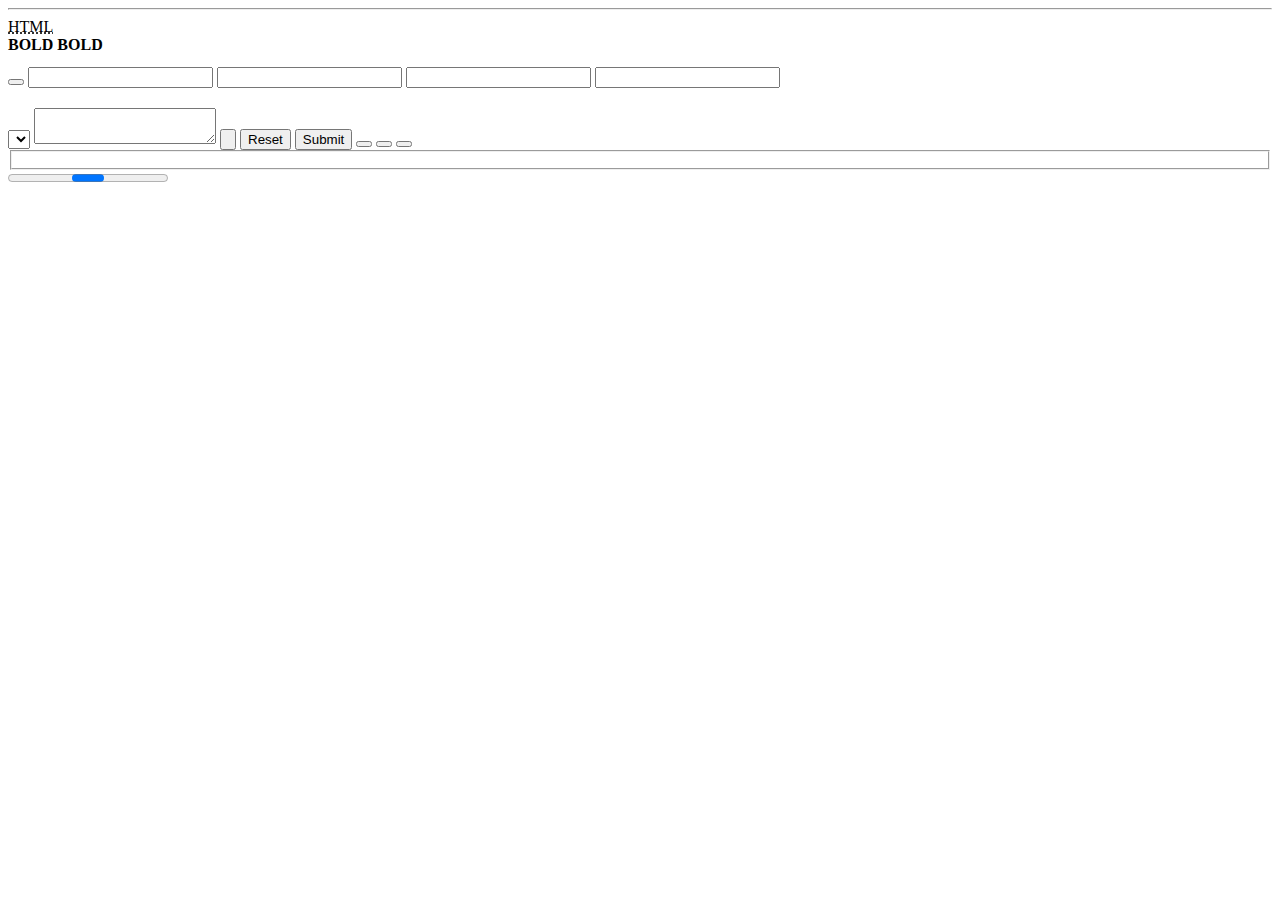
<file: css/modern-normalize-main/test/page/without-css.html>
<html>
	<body>
		<hr data-test--hr />
		<abbr data-test--abbr title="HyperText Markup Language">HTML</abbr>
		<div style="font-weight: 700">
			<b data-test--bold>BOLD</b>
			<strong data-test--bold>BOLD</strong>
		</div>
		<code data-test--code></code>
		<kbd data-test--code></kbd>
		<samp data-test--code></samp>
		<pre data-test--code></pre>
		<small data-test--small></small>
		<sub data-test--subsup></sub>
		<sup data-test--subsup></sup>
		<div style="font-family: MYCUSTOMFONT">
			<button data-test--forms-1></button>
			<input data-test--forms-1>
			<input data-test--forms-1 type="text">
			<input data-test--forms-1 type="number">
			<input data-test--forms-1 type="search">
			<optgroup data-test--forms-1></optgroup>
			<select data-test--forms-1></select>
			<textarea data-test--forms-1></textarea>
			<input data-test--forms-1 type="button">
			<input data-test--forms-1 type="reset">
			<input data-test--forms-1 type="submit">
			<button data-test--forms-1 type="button"></button>
			<button data-test--forms-1 type="reset"></button>
			<button data-test--forms-1 type="submit"></button>
			<fieldset data-test--forms-2></fieldset>
			<legend data-test--forms-2></legend>
			<progress data-test--forms-2></progress>
		</div>
		<summary data-test--interactive></summary>
	</body>
</html>
</file>
<file: css/styles.css>
/* main */


:root {
    --primary-background-color: #ffffff;
    --secondary-background-color: #f5f4fa;
    --primary-text-color: #757575;
    --secondary-text-color: #212121;
    --accent: #2196f3;
    --button-hover: #188ce8;
    --logo-color: #000000;
    --invert-text-color: #ffffff;
    --third-text-color: rgba(255, 255, 255, 0.6);
    --third-background-color: #2f303a;
  }
body{
    background-color: var(--invert-text-color);
    font-family: 'Roboto', sans-serif;
    font-size: 14px;
    line-height: 1.2;
    letter-spacing: 0.03em;
}
.visually-hidden {
    position: absolute;
    width: 1px;
    height: 1px;
    margin: -1px;
    border: 0;
    padding: 0;
    
    white-space: nowrap;
    clip-path: inset(100%);
    clip: rect(0 0 0 0);
    overflow: hidden;
  }
  .container{
    width: 1200px;
    margin-left: auto;
    margin-right: auto;
    padding-left: 15px;
    padding-right: 15px;
    position: relative;
  }
h1, h2, h3, h4, h5, h6, p {
	margin-top: 0;
}
.image {
	display: block;
	max-width: 100%;
	height: auto;
}
html {
	box-sizing: border-box;
}
*,
*::after,
*::before {
	box-sizing: inherit;
}
.section{
  padding-top: 94px;
  padding-bottom: 94px;
}



  /* header */



  header{
    border-bottom: 1px solid #ECECEC;
  }
  .nav-container{
    display: flex;
    align-items: center;
  }
  .header-nav{
    display: flex;
    margin: 0;
  }
.logo-link{
    font-family: 'Raleway';
    font-style: normal;
    font-weight: 700;
    font-size: 26px;
    line-height: 1.19;
    letter-spacing: 0.03em;
    color: var(--accent);
    text-decoration: none;
}
.logo-studio{
    color: var(--logo-color);
}
.list-nav{
  list-style: none;
  display: flex;
  margin: 0;
  margin-left: 93px;
  align-items: center;
  list-style: none;
	padding-left: 0;
}
.item-nav-first{
  margin: 0;
}
.item-nav{
  margin-left: 50px;
}
.item-nav .current {
  color: var(--accent);
}
.item-nav-first .current {
  color: var(--accent);
}
.link-header {
  text-decoration: none;
  color: var(--secondary-text-color);
  font-weight: 500;
  line-height: 1.5;
  letter-spacing: 0.02em;
	color: inherit;
  position: relative;
  padding-top: 32px;
  padding-bottom: 32px;
  transition-property: color ;
  transition-duration: 250ms;
  transition-timing-function: cubic-bezier(0.4, 0, 0.2, 1);
}
.link-header:hover, 
.link-header:focus {
  color: var(--accent);

}
.current::after{
  content: "";
  position: absolute;
  bottom: 0;
  left: 0;
  display: block;
  width: 100%;
  height: 4px;
  border-radius: 2px;
  background-color: var(--accent);

}
.list-contact{
  list-style: none;
	padding-left: 0;
	margin: 0;
  display: flex;
  margin-left: auto;
 }
.item-contact{
 margin-left: 50px;
}
.item-contact-first{
  margin-left: 0;
}
.link-contact{
  color:  var(--primary-text-color);
  line-height: 1.5;
  font-weight: 500;
  letter-spacing: 0.02em;
  text-decoration: none;
  padding-top: 32px;
  padding-bottom: 32px;
  display: flex;
  align-items: center;
  transition-property: color ;
  transition-duration: 250ms;
  transition-timing-function: cubic-bezier(0.4, 0, 0.2, 1);
}
.contact-mail-icon{
  width: 16px;
  height: 12px;
  fill: var(--primary-text-color) ;
  margin-right: 10px;
  transition-property: fill ;
  transition-duration: 250ms;
  transition-timing-function: cubic-bezier(0.4, 0, 0.2, 1);
}
.contact-phone-icon{
  width: 10px;
  height: 16px;
  fill: var(--primary-text-color);
  margin-right: 10px;
  transition-property: fill ;
  transition-duration: 250ms;
  transition-timing-function: cubic-bezier(0.4, 0, 0.2, 1);
}
.link-contact:hover .contact-mail-icon,
.link-contact:focus .contact-mail-icon{
  fill: var(--accent);
}
.link-contact:hover .contact-phone-icon,
.link-contact:focus .contact-phone-icon{
  fill: var(--accent);
}
.link-contact:hover,
.link-contact:focus {
  color: var(--accent);
}



/* studia */



/*main-page*/



.main-page {
    background-image: linear-gradient(to right, rgba(47, 48, 58, 0.4), rgba(47, 48, 58, 0.4)), url(../images/main1.jpg) ;
    height: 600px;
    max-width: 1600px;
    text-align: center;
    padding: 200px 0;
    margin: 0 auto;
    background-size: auto;
}
.main-title {
    font-weight: 900;
    font-size: 44px;
    line-height: 1.36;
    letter-spacing: 0.06em;
    text-transform: uppercase;
    color: var(--primary-background-color);
    margin-bottom: 30px; 
    margin-left: auto;
    margin-right: auto;
    width: 696px;
}
.support {
    background-color: var(--button-hover);
    box-shadow: 0px 4px 4px rgba(0, 0, 0, 0.15);
    font-size: 16px;
    line-height: 1.9;
    color: #FFFFFF;
    cursor: pointer;
    display: inline-block;
    text-align: center;
    justify-content: center;
    padding: 10px 32px ;
    letter-spacing: 0.06em;
    border-radius: 4px;
    border: 0;
    min-width: 13px;
}



/*fact-section*/



.facts-list {
  list-style: none;
  display: flex;
  margin: 0;
  padding-left: 0;
  justify-content: space-between;
}
.facts-item{
  width: 270px;
}
.facts-item::before{
  content: " ";
  display: block;
  height: 120px;
  background-color: rgba(245, 244, 250, 1);
  background-position: center;
  background-repeat: no-repeat;
  background-size: 70px;
  border-radius: 4px;
  margin-bottom: 30px;
}
.facts-item:nth-child(1)::before{
  background-image: url(../images/antenna\ 1.png);
}
.facts-item:nth-child(2)::before{
  background-image: url(../images/clock\ 1.png);
}
.facts-item:nth-child(3)::before{
  background-image: url(../images/diagram\ 1.png);
}
.facts-item:nth-child(4)::before{
  background-image: url(../images/astro.png);
}
.facts-title {
    font-size: 14px;
    line-height: 1.1;
    text-transform: uppercase;
    color: var(--secondary-text-color);
    margin-bottom: 10px;
}
.facts-text{
    line-height: 1.71;
    color: var(--primary-text-color);
    margin: 0;
}



/*presentation-section*/



.presentation{
  padding-top: 0;
  text-align: center;
  align-items: center;
}
.section-title{
  margin-bottom: 50px;
  font-size: 36px;
  line-height: 1.2;
  text-align: center;
  color:var(--secondary-text-color);

}
.list-presentation{
  display: flex;
  text-decoration: none;
  padding-left: 0%;
  margin-top: -30px;
  margin-left: -30px;
  margin-bottom: 0;
}
.item-presentation{
  list-style: none;
  display: inline-block;
  margin-top: 30px;
  margin-left: 30px;
  flex-basis: calc((100% - 60px) / 3);
}
.presentation-description{
width: 100%;
height: 70px;
padding-top: 27px;
background-color: rgba(47, 48, 58, 0.8);
position: absolute;
bottom: 0;
left: 0;
}
.image-presentation-overlay{
  position: relative;
}
.presentation-text{
  font-weight: 700;
  color: var(--invert-text-color);
  line-height: 1.18;
  text-transform: uppercase;
}



/*team-section*/



.team{
  text-align: center;
  align-items: center;
  background-color: var(--secondary-background-color);
}
.list-team{
  text-decoration: none;
  display: flex;
  padding-left: 0%;
  margin-top: -30px;
  margin-left: -30px;
  margin-bottom: 0;
}
.team-text{
  padding-top: 30px;
  padding-bottom: 30px;
}
.team-card{
    list-style: none;
    background: var(--primary-background-color);
    box-shadow: 0px 1px 3px rgba(0, 0, 0, 0.12), 0px 1px 1px rgba(0, 0, 0, 0.14),
      0px 2px 1px rgba(0, 0, 0, 0.2);
    border-radius: 0px 0px 4px 4px;
    display: inline-block;
    justify-content: space-between;
    margin-top: 30px;
    margin-left: 30px;
    flex-basis: calc((100% - 120px) / 4);
}
.team-name {
    font-weight: 500;
    font-size: 16px;
    line-height: 1.2;
    text-align: center;
    margin-bottom: 4px;
  }
.team-desc {
    font-size: 16px;
    line-height: 1.2;
    text-align: center;
    margin: 0;
    color: var(--primary-text-color);
    margin-bottom: 16px;
  }
  .list-team-icon{
    list-style: none;
    display: flex;
    padding-left: 0;
    margin: 0;
    justify-content: center;
}
  .media-icon-team{
    width: 20px;
    height: 20px;
    fill: #AFB1B8;
    transition-property: fill ;
    transition-duration: 250ms;
    transition-timing-function: cubic-bezier(0.4, 0, 0.2, 1);
  }
  .item-team-icon-first{
    margin-left: 0;
  }
  .item-team-icon{
    margin-left: 10px;
  }
  .link-team-icon{
  display: flex;
  justify-content: center;
  align-items: center;
  width: 44px;
  height: 44px;
  background-color:  #FFFFFF;
  border-radius: 50%;
  transition-property: background-color ;
  transition-duration: 250ms;
  transition-timing-function: cubic-bezier(0.4, 0, 0.2, 1);
}
  .link-team-icon:hover .media-icon-team,
  .link-team-icon:focus .media-icon-team{
    fill: #FFFFFF;
  }
  .link-team-icon:hover,
  .link-team-icon:focus{
    background-color: var(--accent);
  }



  /*clients-section*/



.list-clients{
  display: flex;
  align-items: center;
  justify-content: center;
  list-style: none;
	padding-left: 0;
  margin: 0;
}
.item-clients{
  margin-left: 30px;
}
.item-clients-first{
  margin: 0;
}
.link-clients{
  border: 1px solid #AFB1B8;
  border-radius: 4px;
  background-color: var(--primary-background-color);
  display: flex;
  justify-content: center;
  align-items: center;
  width: 170px;
  height: 92px;
  transition-property: border ;
  transition-duration: 250ms;
  transition-timing-function: cubic-bezier(0.4, 0, 0.2, 1);
  

}
.link-clients:hover .icon-clients,
.link-clients:focus .icon-clients {
  cursor: pointer;
  fill: var(--accent);
}
.link-clients:hover,
.link-clients:focus
{
  cursor: pointer;
  border: 1px solid var(--accent);
}
.icon-clients{
  height: 60px;
  width: 106px;
  padding: 0;
  fill: #AFB1B8;
  background-color: var(--primary-background-color);
  transition-property: fill ;
  transition-duration: 250ms;
  transition-timing-function: cubic-bezier(0.4, 0, 0.2, 1);
}



/* portfolio */




/*button-section*/




.button-list{
  display: flex;
  align-items: center;
  justify-content: center;
  list-style: none;
	padding-left: 0;
  margin: 0;
}
.button-item{
  list-style: none;
  display: inline-block;
  margin-right: 8px;
}
.button-item-last{
  margin-right: 0;
}
.button-portfolio{
    background: #F5F4FA;
    color: var(--secondary-text-color);
    font-size: 16px;
    line-height: 1.63;
    text-align: center; 
    cursor: pointer;
    border-radius: 4px;
    border: 0;
    padding: 6px 22px ;
    transition-property: color, box-shadow, background-color ;
    transition-duration: 250ms;
    transition-timing-function: cubic-bezier(0.4, 0, 0.2, 1);
    
}
.button-portfolio.active{
  background-color: var(--accent);
  color: var(--primary-background-color);
  box-shadow: 0px 3px 1px rgba(0, 0, 0, 0.1), 0px 1px 2px rgba(0, 0, 0, 0.08), 0px 2px 2px rgba(0, 0, 0, 0.12);
}
.button-portfolio:hover,
.button-portfolio:focus{
    background-color: var(--accent);
    color: var(--invert-text-color);
    box-shadow: 0px 3px 1px rgba(0, 0, 0, 0.1), 0px 1px 2px rgba(0, 0, 0, 0.08), 0px 2px 2px rgba(0, 0, 0, 0.12);
}



/*service-section*/



.service{
  display: flex;
  flex-wrap: wrap;
  padding-left: 0;
  margin-top: 50px;
  margin-bottom: 0;
  margin-left: 0;
  margin-right: -30px;
  margin-bottom: -30px;
}
.servise-card-button{
  cursor: pointer;
  background-color: var(--primary-background-color);
  border: none;
  padding: 0;
  text-decoration: none;
  display: block;
  transition-property: box-shadow ;
  transition-duration: 250ms;
  transition-timing-function: cubic-bezier(0.4, 0, 0.2, 1);
}
.image-overlay{
  position: relative;
  overflow: hidden;
}
.service-overlay{
  width: 100%;
  height: 100%;
  padding: 63px 24px;
  background-color: rgba(33, 150, 243, 0.9);
  position: absolute;
  top: 0;
  left: 0;
  transform: translateY(100%);
  transition-property: transform;
  transition-duration: 250ms;
  transition-timing-function: cubic-bezier(0.4, 0, 0.2, 1);
}
.service-overlay-text{
  color: var(--invert-text-color);
  font-weight: 400;
  font-size: 18px;
  line-height: 1.56;
}
.servise-card-button:hover .service-overlay,
.servise-card-button:focus .service-overlay {
  transform: translateY(0);
}
.servise-card-button:hover,
.servise-card-button:focus {
 box-shadow: 0px 1px 1px rgba(0, 0, 0, 0.12), 0px 4px 4px rgba(0, 0, 0, 0.06), 1px 4px 6px rgba(0, 0, 0, 0.16);
}
.servise-card-button:active {
  box-shadow: 0px 1px 1px rgba(0, 0, 0, 0.12), 0px 4px 4px rgba(0, 0, 0, 0.06), 1px 4px 6px rgba(0, 0, 0, 0.16);
}
.service-card {
  list-style: none;
  flex-basis: calc((100% - 90px) / 3);
  margin-right: 30px;
  margin-bottom: 30px;
  }
  .service-description{
    padding: 20px 24px;
    border: 1px solid #EEEEEE;
    justify-content: left;
  }
  .service-title {
    font-size: 18px;
    color: var(--secondary-text-color);
    line-height: 2;
    letter-spacing: 0.06em;
    margin-bottom: 4px;
  }
.service-text{
  color: var(--primary-text-color);
  font-size: 16px;
  line-height: 1.9;
  margin: 0;
}


  /* footer */



  footer{
    background: var(--third-background-color);
    padding-top: 60px;
    padding-bottom: 60px;
    border-bottom: var(--accent);

  }
  .footer-section{
    display: flex;
    justify-content: space-between;
    align-items: baseline;
  }
  .logo-studio-footer{
    color: var(--invert-text-color);
  }
  address{
    font-style: normal;
    margin-top: 20px;
  }
  .footer-list{
    padding-left: 0;
    margin: 0;
    list-style: none;
  }
  .footer-item{
    list-style: none;
    margin-bottom: 9px;
  }
  .footer-item-contact{
    margin-bottom: 0;
  }
  .footer-link{
    text-decoration: none;
    line-height: 1.7;
    color:   rgba(255, 255, 255, 0.6);
    transition-property: color ;
    transition-duration: 250ms;
    transition-timing-function: cubic-bezier(0.4, 0, 0.2, 1);
  }
  .footer-link:hover,
  .footer-link:focus{
    color: var(--accent);
  }
.addreses{
  color: var(--invert-text-color);
}
.footer-join{
}
.list-join-icon{
  list-style: none;
  display: flex;
  padding-left: 0;
  
  margin: 0;

}
.text-join{
    font-weight: 700;
    line-height: 1.2; 
    color: var(--invert-text-color);
    margin-bottom: 20px;
    vertical-align: top;
    text-transform: uppercase;
}
.list-join-icon{
  display: flex;
}
.link-join-icon{
  display: flex;
  justify-content: center;
  align-items: center;
  width: 44px;
  height: 44px;
  background-color:  rgba(255, 255, 255, 0.1);
  border-radius: 50%;
  transition-property: background-color ;
  transition-duration: 250ms;
  transition-timing-function: cubic-bezier(0.4, 0, 0.2, 1);
}
.link-join-icon:hover,
.link-join-icon:focus{
  background-color: var(--accent);
}
.media-icon-join{
  width: 20px;
  height: 20px;
  fill: #FFFFFF;
  transition-property: background-color ;
  transition-duration: 250ms;
  transition-timing-function: cubic-bezier(0.4, 0, 0.2, 1);
}
.item-join-icon{
 margin-left: 10px;
}
.item-join-icon-first{
  margin-left: 0;
}
.link-join-icon:hover .media-icon-join,
.link-join-icon:focus .media-icon-join{
  background-color: var(--accent);
}

.form-footer-email{
  display: flex;
  align-items: center;
}
.fotter-email-button{
  background-color: var(--button-hover);
  box-shadow: 0px 4px 4px rgba(0, 0, 0, 0.15);
  font-size: 16px;
  line-height: 1.9;
  color: #FFFFFF;
  cursor: pointer;
  display: flex;
  text-align: center;
  justify-content: center;
  padding: 10px 28px ;
  letter-spacing: 0.06em;
  border-radius: 4px;
  border: 0;
}
.icon-plane{
  margin-left: 10px;
  margin-top: auto;
  margin-bottom: auto;

}
.footer-input{
  width: 358px;
  height: 50px;
  border-radius: 4px;
  padding-left: 16px;
  padding-top: 15px;
  padding-bottom: 15px;
  margin-right: 12px;
  border: 1px solid rgba(255, 255, 255, 0.3);
  background-color: var(--third-background-color);
  color: var(--invert-text-color);
  cursor: pointer;
  transition-property: border ;
  transition-duration: 250ms;
  transition-timing-function: cubic-bezier(0.4, 0, 0.2, 1);
}
.footer-input::placeholder{
  font-weight: 400;
  color: rgba(255, 255, 255, 0.6);
  font-size: 16px;
  line-height: 1.25;
}
.footer-input:hover,
.footer-input:focus {
  border: 1px solid var(--button-hover);
  outline: none;
}



/*Modal*/



.is-hidden{
  opacity: 0;
  visibility: hidden;
  pointer-events: none;
}
.backdrop{
  position: fixed;
  transition: opacity, visibility;
  transition-duration: 250ms;
  transition-timing-function: cubic-bezier(0.4, 0, 0.2, 1);
  top: 0;
  left: 0;
  width: 100%;
  height: 100%;
  background-color: rgba(0, 0, 0, 0.2) ;
}
.modal{
  position: absolute;
  top: 50%;
  left: 50%;
  transform: translate(-50%, -50%);
  min-width: 528px;
  padding: 40px;
  background: var(--white-color);
  box-shadow: 0px 1px 3px rgb(0 0 0 / 12%), 0px 1px 1px rgb(0 0 0 / 14%), 0px 2px 1px rgb(0 0 0 / 20%);
  border-radius: 4px;
  background-color: var(--primary-background-color);
  
}
.send-backdrop{
  align-items: center;
  text-align: center;
  margin-top: 30px;
}
.backdrop-title-modal{
  text-align: center;
  margin-bottom: 12px;
}
.backdrop-title{
  font-size: 20px;
  line-height: 1.15;
  color: var(--logo-color);
  margin-bottom: 0;
}

/*modal-button*/



.modal-close-icon {
  fill: currentColor;
  transition-property: fill ;
  transition-duration: 250ms;
  transition-timing-function: cubic-bezier(0.4, 0, 0.2, 1);
}
.modal-close-button {
  position: absolute;
  top: 8px;
  right: 8px;
  width: 30px;
  height: 30px;
  background: #FFFFFF;
  border: 1px solid rgba(0, 0, 0, 0.1);
  border-radius: 50%;
  cursor: pointer;
  display: flex;
  align-items: center;
  justify-content: center;
 
}
.modal-close-button:hover .modal-close-icon,
.modal-close-button:focus .modal-close-icon {
  fill: #2196F3;
}
.backdrop-button{
  padding: 10px 52px;
  background-color: var(--button-hover);
  font-size: 16px;
  line-height: 1.87;
  color: var(--invert-text-color);
  cursor: pointer;
  display: inline-block;
  text-align: center;
  justify-content: center;
  letter-spacing: 0.06em;
  border-radius: 4px;
  border: 0;
  box-shadow: 0px 4px 4px rgba(0, 0, 0, 0.15);
}


/*backdrop-form*/



.backdrop-svg{
  fill: #000000;
}
.input-backdrop{
  margin-bottom: 10px;
  position: relative;
}
.input-backdrop-last{
  margin-bottom: 20px;
}
.backdrop-form-label{
  display: block;
  color: rgba(117, 117, 117, 1);
  font-size: 12px;
  line-height: 1.67;
  margin-bottom: 4px;

}
.backdrop-form-input{
 width: 100%;
 border: 1px solid rgba(33, 33, 33, 0.2);
 height: 40px;
 border-color: rgba(33, 33, 33, 0.2) ;
 border-radius: 4px;
 padding: 12px 42px;
 cursor: pointer;
 transition-property: border ;
 transition-duration: 250ms;
 transition-timing-function: cubic-bezier(0.4, 0, 0.2, 1);
}
.backdrop-form-input:focus,
.backdrop-form-input:active {
  border: 1px solid rgba(33, 150, 243, 1);
  outline: none;
}
.backdrop-form-comment{
  display: block;
  resize: none;
  width: 100%;
  height: 120px;
  padding: 12px 16px;
  font-style: normal;
  font-weight: 400;
  font-size: 12px;
  line-height: 1.16;
  letter-spacing: 0.01em;
  color: rgba(117, 117, 117, 0.5);
  background-color: var(--white-color);
  border: 1px solid rgba(33, 33, 33, 0.2);
  border-radius: 4px;
  cursor: pointer;
  transition: border-color 250ms cubic-bezier(0.4, 0, 0.2, 1);
}
.backdrop-form-comment::placeholder{
  font-weight: 400;
  line-height: 1.17;
  letter-spacing: 0.01;
  color: rgba(117, 117, 117, 0.5);
}
.media-icon-join1{
  fill: currentColor;
  width: 12px;
  height: 12px;
  position: absolute;
  bottom: 14px;
  left:15px ;
  transition-property: fill;
  transition-duration: 250ms;
  transition-timing-function: cubic-bezier(0.4, 0, 0.2, 1);
}
.media-icon-join2{
  fill: currentColor;
  width: 13px;
  height: 13px;
  position: absolute;
  bottom: 14px;
  left:15px ;
  transition-property: fill;
  transition-duration: 250ms;
  transition-timing-function: cubic-bezier(0.4, 0, 0.2, 1);
}
.media-icon-join3{
  fill: currentColor;
  width: 15px;
  height: 12px;
  position: absolute;
  bottom: 14px;
  left:15px ;
  transition-property: fill;
  transition-duration: 250ms;
  transition-timing-function: cubic-bezier(0.4, 0, 0.2, 1);
}
 
.backdrop-form-input:focus  ~ .media-icon-join1,
.backdrop-form-input:active ~ .media-icon-join1
 {
  fill: var(--accent);
}

.backdrop-form-input:focus ~ .media-icon-join2,
.backdrop-form-input:active ~ .media-icon-join2 {
  fill: var(--accent);
}
 
.backdrop-form-input:focus ~ .media-icon-join3,
.backdrop-form-input:active ~ .media-icon-join3 {
  fill: var(--accent);
}



/*form-privacy*/ 



.link-background{
  font-weight: 400;
  font-size: 14px;
  line-height: 1.71;
  color: var(--accent);
}
.form-privacy{
  font-weight: 400;
  font-size: 14px;
  line-height: 1.71;
  color: rgba(117, 117, 117, 1); 
  display: flex;
  align-items: center;
  justify-content: center;

}

.checkbox-input{
  appearance: none;
}
.checkbox-control{
  display: flex;
  align-items: center;
  justify-content: center;
  width: 16px;
  height: 16px;
  margin-right: 7px;
  border: 2px solid var(--secondary-text-color) ;
  border-radius: 2px;
}
.checkbox-icon{
  width: 14px;
  height: 13px;
  fill: var(--invert-text-color);
  opacity: 0;
  transition-property: background-color;
  transition-duration: 250ms;
  transition-timing-function: cubic-bezier(0.4, 0, 0.2, 1);

}


.checkbox-input:checked + .checkbox-icon{
  background-color: var(--accent);
  opacity: 1;
  outline: 2px solid var(--accent);

}
</file>
<file: images/icons/svg/demo-files/demo.css>
body {
  padding: 0;
  margin: 0;
  font-family: sans-serif;
  font-size: 1em;
  line-height: 1.5;
  color: #555;
  background: #fff;
}
h1 {
  font-size: 1.5em;
  font-weight: normal;
  box-shadow: 0 1px #ddd, 0 2px #fff, 0 3px #ddd;
}
small {
  font-size: .66666667em;
}
a {
  color: #e74c3c;
  text-decoration: none;
}
a:hover, a:focus {
  box-shadow: 0 1px #e74c3c;
}
.bshadow0, input {
  box-shadow: inset 0 -2px #e7e7e7;
}
input:hover {
  box-shadow: inset 0 -2px #ccc;
}
input, fieldset {
  font-size: 1em;
  margin: 0;
  padding: 0;
  border: 0;
}
input {
  color: inherit;
  line-height: 1.5;
  height: 1.5em;
  padding: .25em 0;
}
input:focus {
  outline: none;
  box-shadow: inset 0 -2px #449fdb;
}
.glyph {
  font-size: 16px;
  margin-right: 1.5em;
  float: left;
  width: 17em;
}
svg {
  color: #000;
}
.liga {
  width: 80%;
  width: calc(100% - 2.5em);
}
.talign-right {
  text-align: right;
}
.talign-center {
  text-align: center;
}
.bgc1 {
  background: #f1f1f1;
}
.fgc0 {
  color: #000;
}
.fgc1 {
  color: #999;
}
p {
  margin-top: 1em;
  margin-bottom: 1em;
}
.mvm {
  margin-top: .75em;
  margin-bottom: .75em;
}
.mtn {
  margin-top: 0;
}
.mtl, .mal {
  margin-top: 1.5em;
}
.mbl, .mal {
  margin-bottom: 1.5em;
}
.mal, .mhl {
  margin-left: 1.5em;
  margin-right: 1.5em;
}
.mhmm {
  margin-left: 1em;
  margin-right: 1em;
}
.ptl {
  padding-top: 1.5em;
}
.pbs, .pvs {
  padding-bottom: .25em;
}
.pvs, .pts {
  padding-top: .25em;
}
.unit {
  float: left;
}
.unitRight {
  float: right;
}
.size1of2 {
  width: 50%;
}
.size1of1 {
  width: 100%;
}
.clearfix:before, .clearfix:after {
  content: " ";
  display: table;
}
.clearfix:after {
  clear: both;
}
.hidden-true {
  display: none;
}
.textbox0 {
  width: 3em;
  background: #f1f1f1;
  padding: .25em .5em;
  line-height: 1.5;
  height: 1.5em;
}
.fs0 {
  font-size: 16px;
}
.fs1 {
  font-size: 32px;
}
.fs2 {
  font-size: 32px;
}
.name {
  margin-left: .25em;
}
</file>
<file: images/icons/svg/style.css>
.icon {
  display: inline-block;
  width: 1em;
  height: 1em;
  stroke-width: 0;
  stroke: currentColor;
  fill: currentColor;
}

/* ==========================================
Single-colored icons can be modified like so:
.icon-name {
  font-size: 32px;
  color: red;
}
========================================== */

.icon-Logo-1 {
  width: 1.7666015625em;
}

.icon-Logo-2 {
  width: 1.7666015625em;
}

.icon-Logo-3 {
  width: 1.7666015625em;
}

.icon-Logo-4 {
  width: 1.7666015625em;
}

.icon-Logo-5 {
  width: 1.7666015625em;
}

.icon-Logo-6 {
  width: 1.7666015625em;
}
</file>
